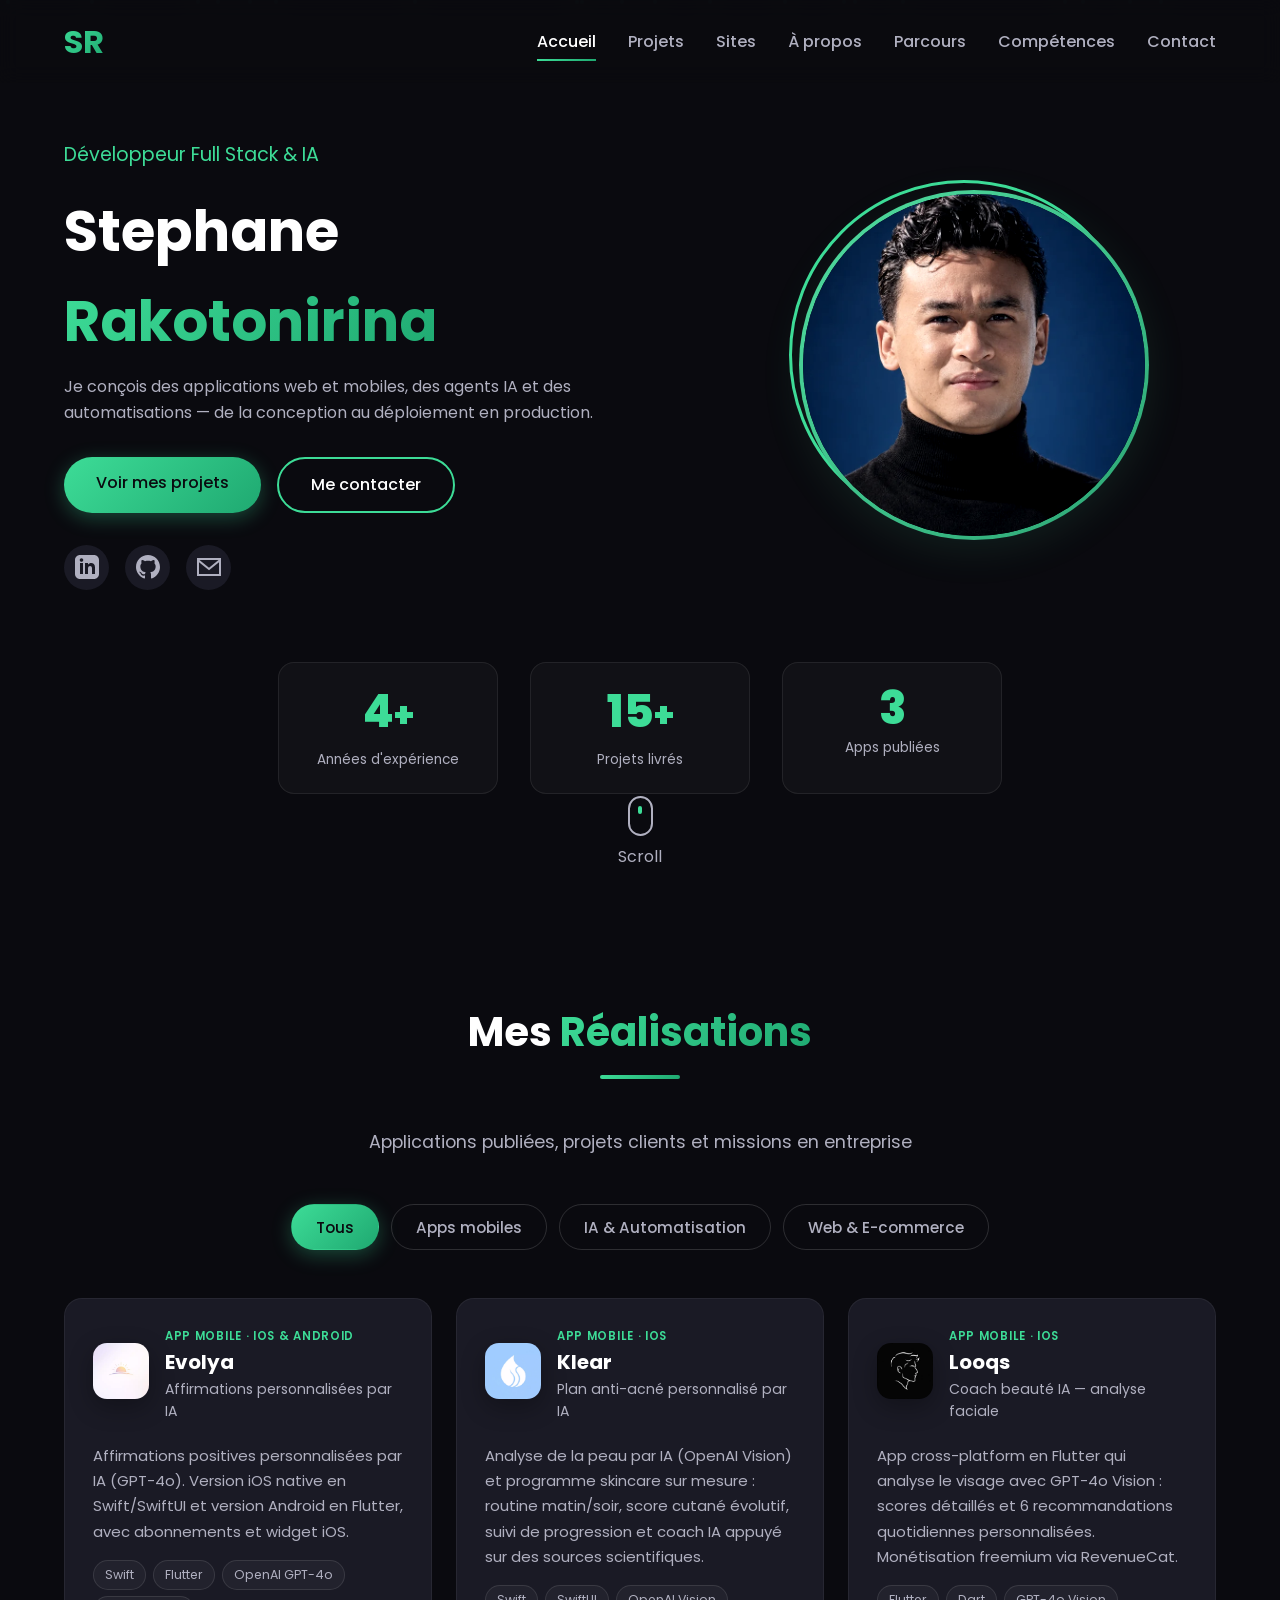
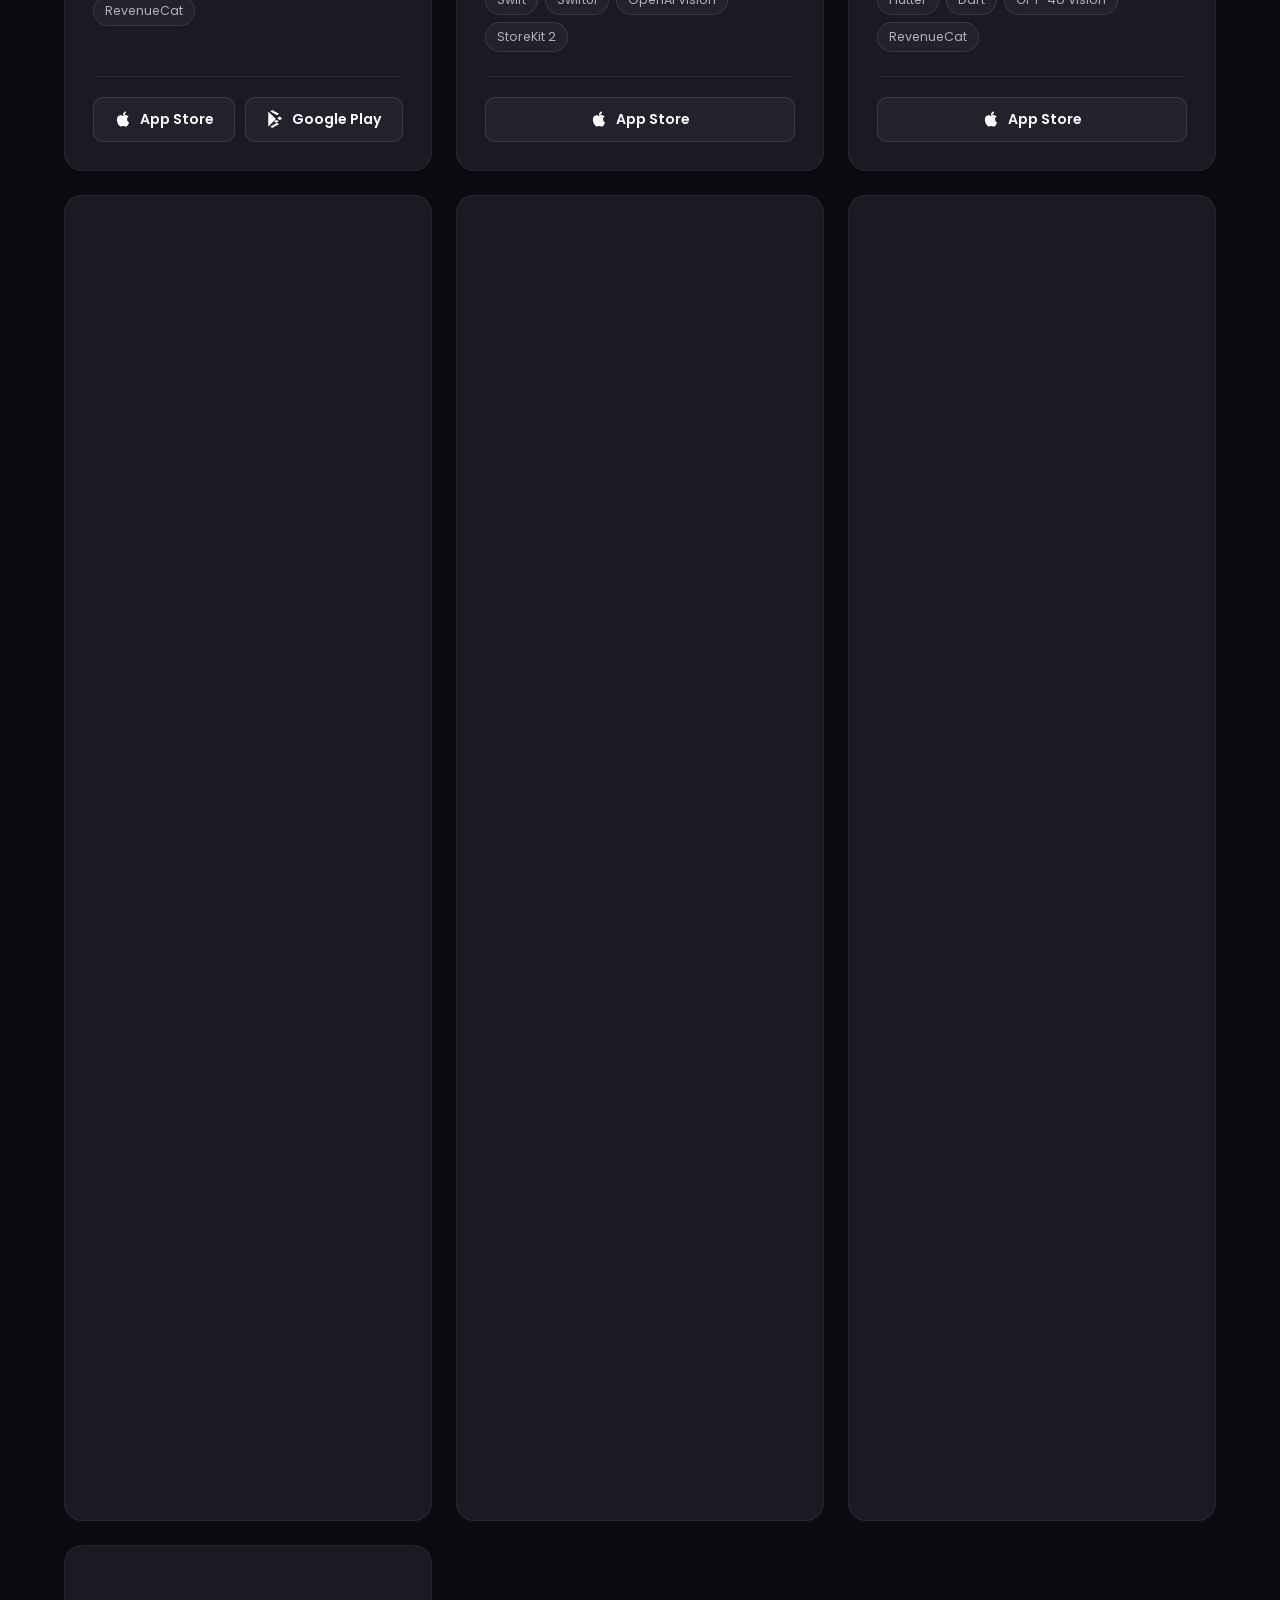
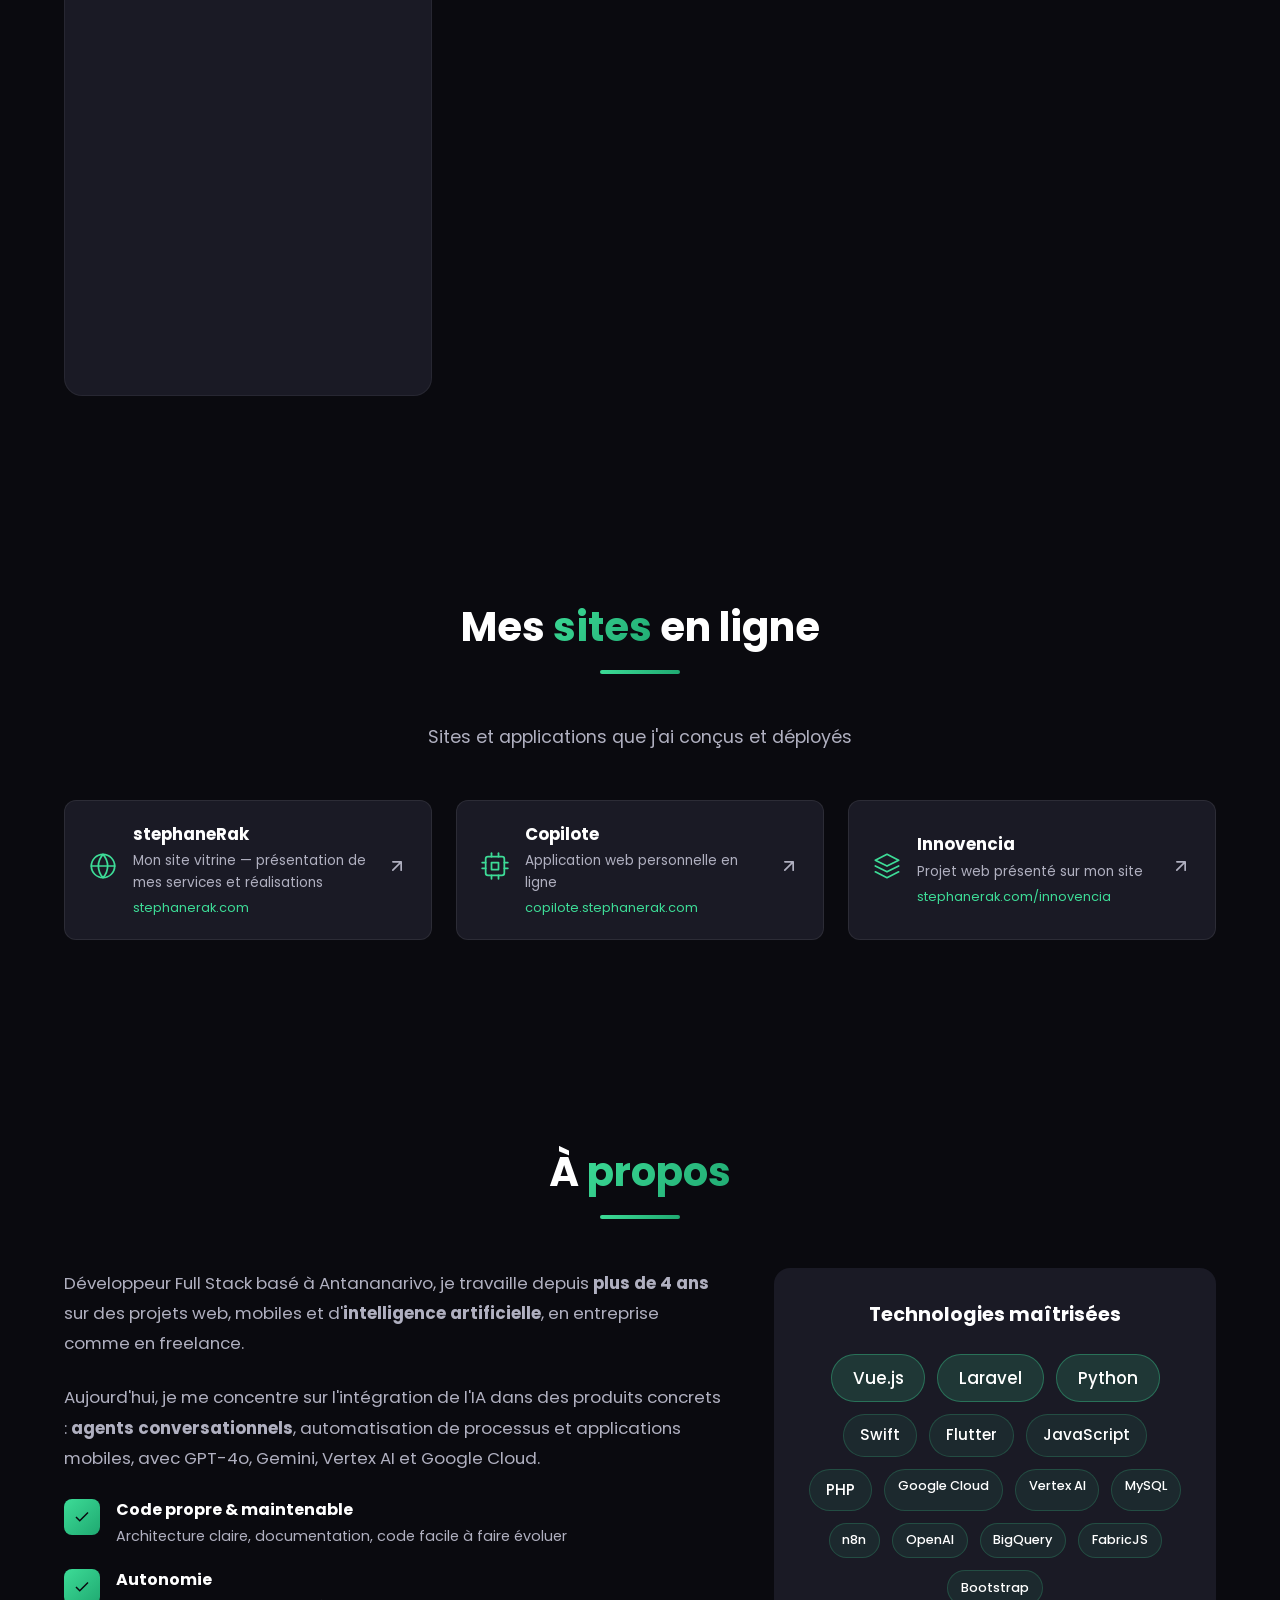
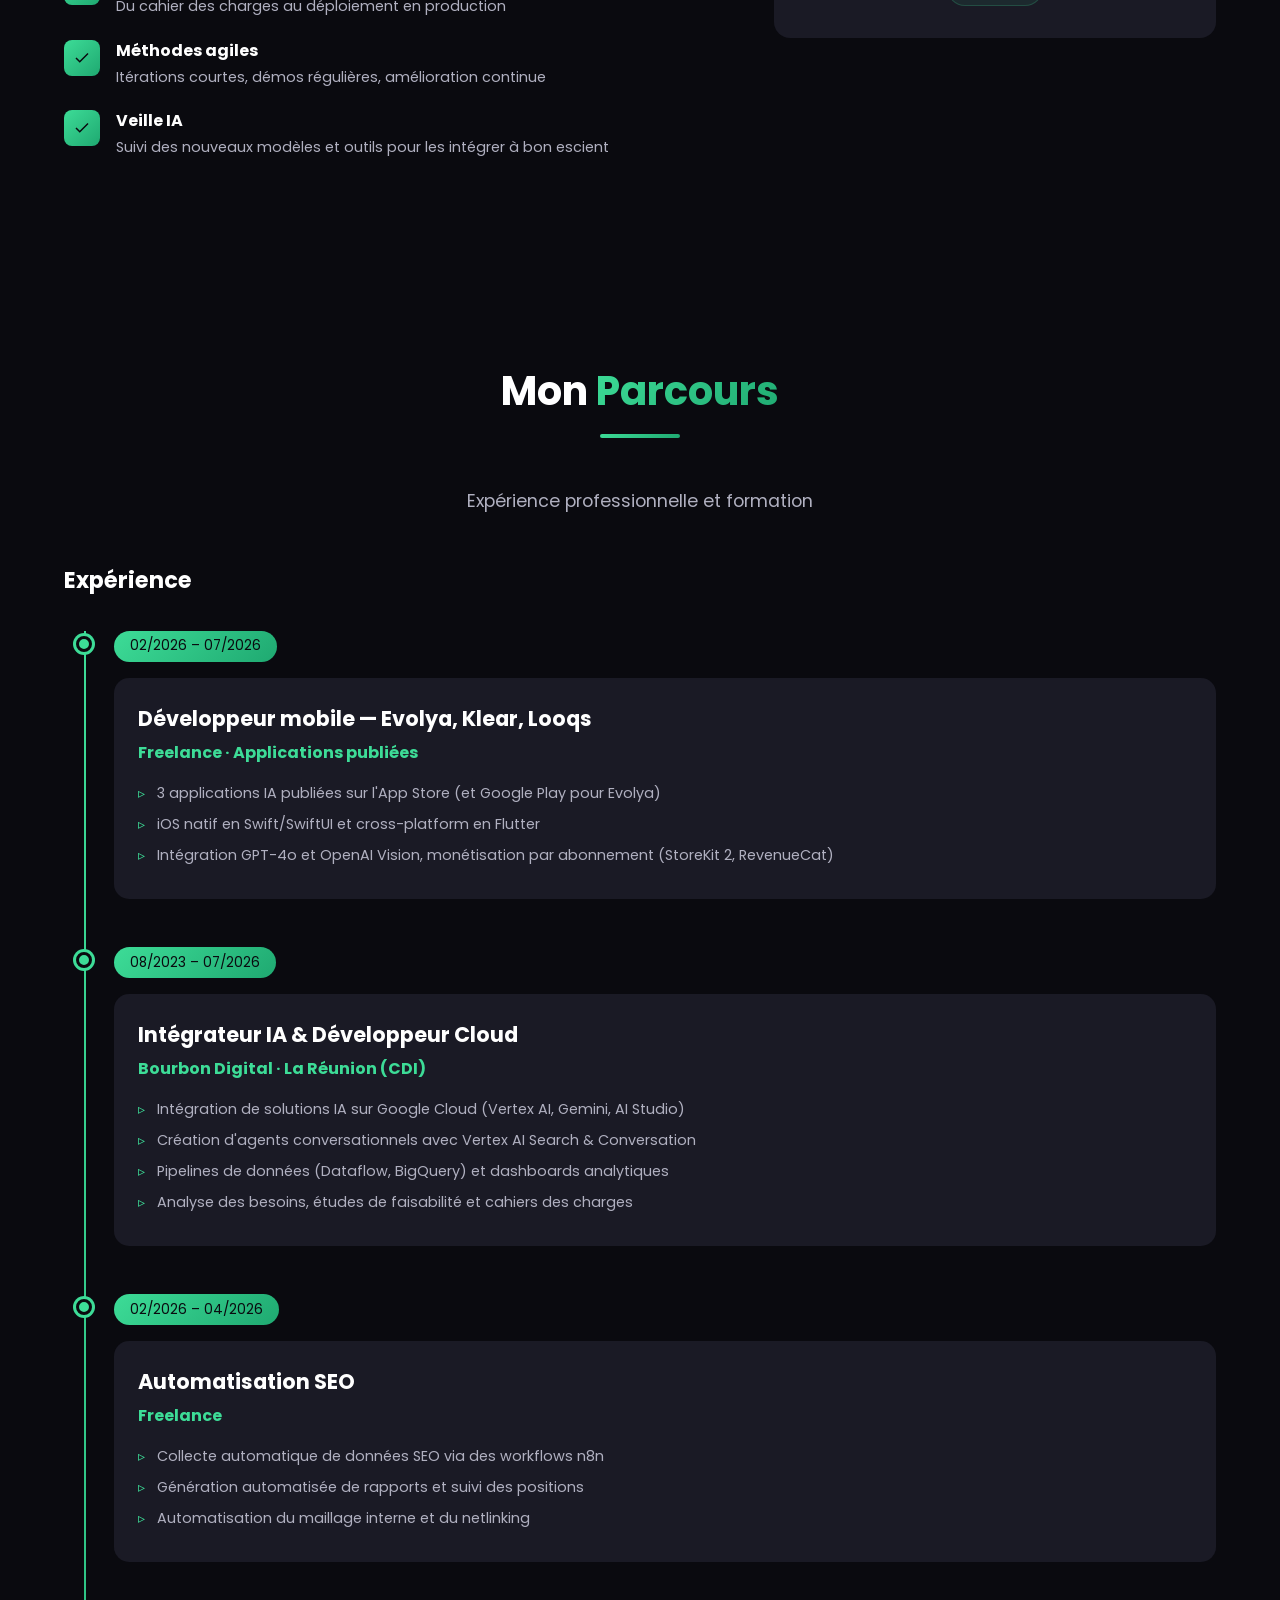
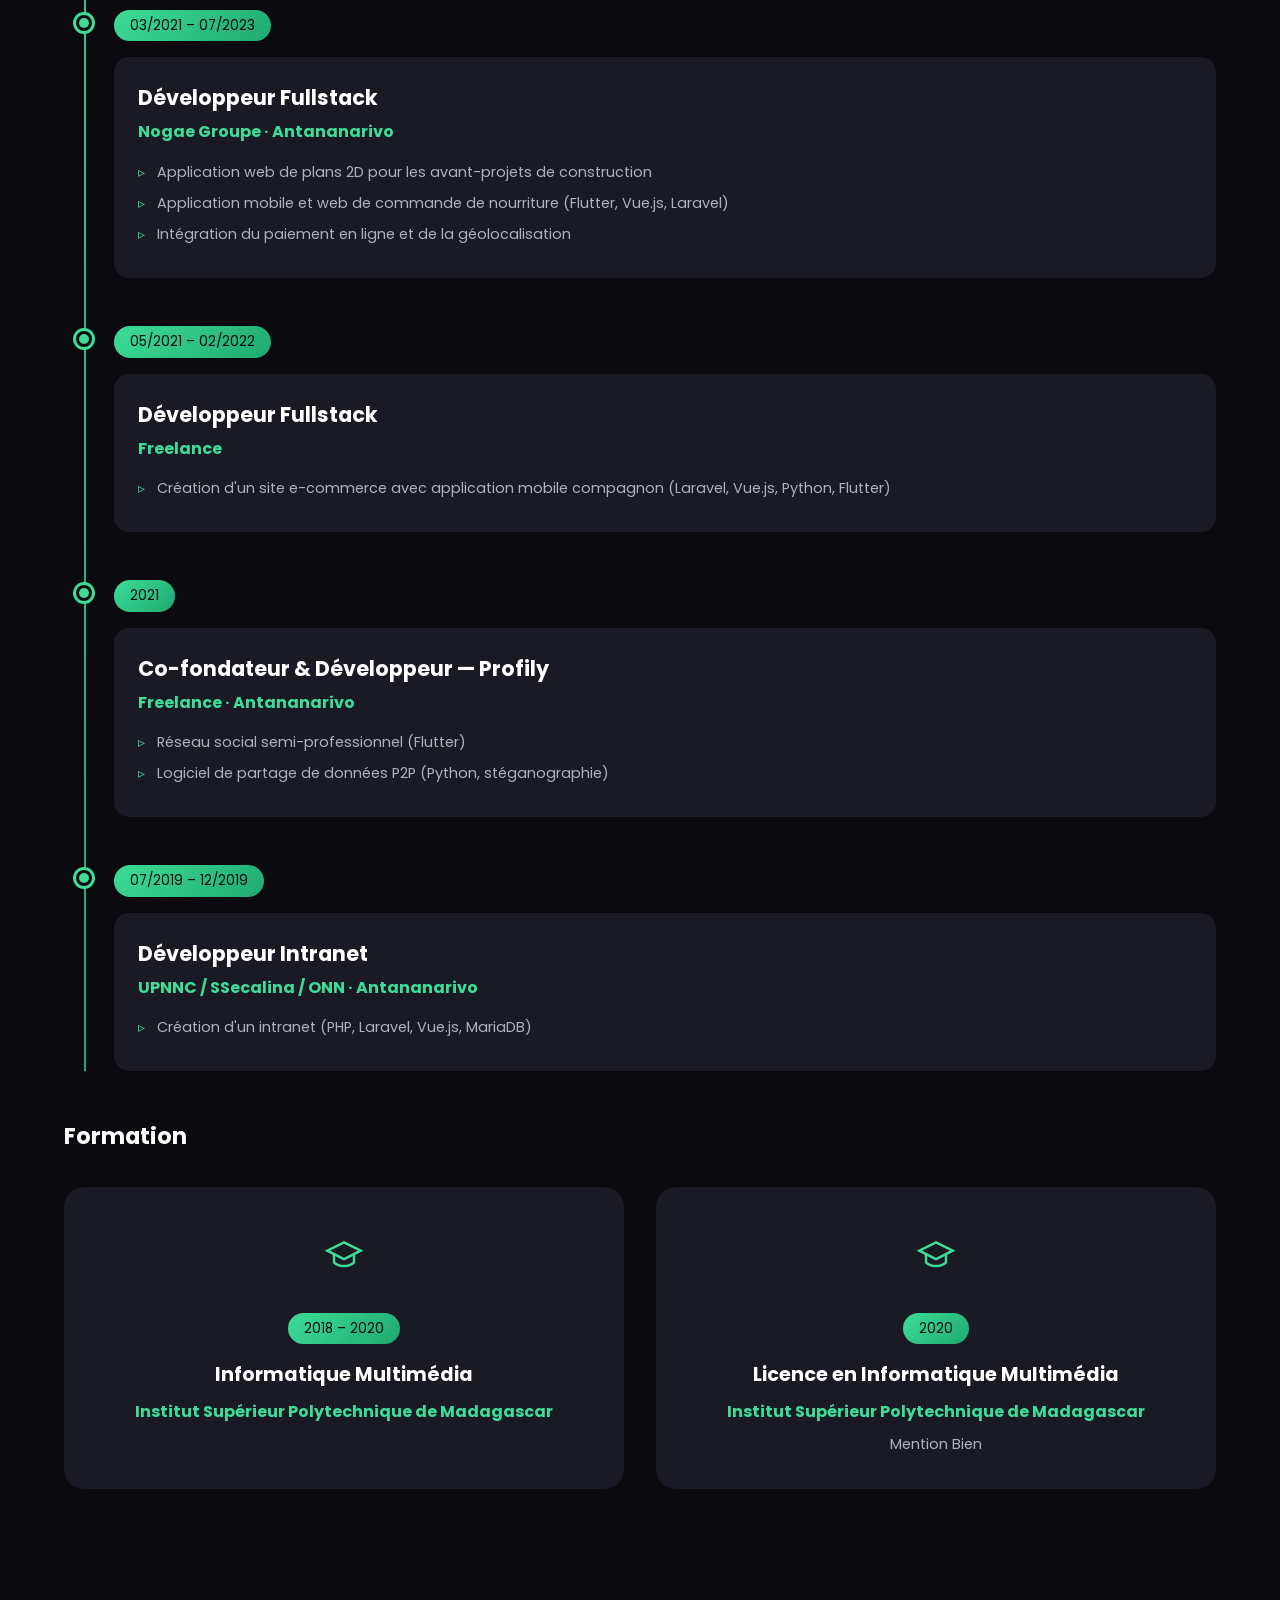
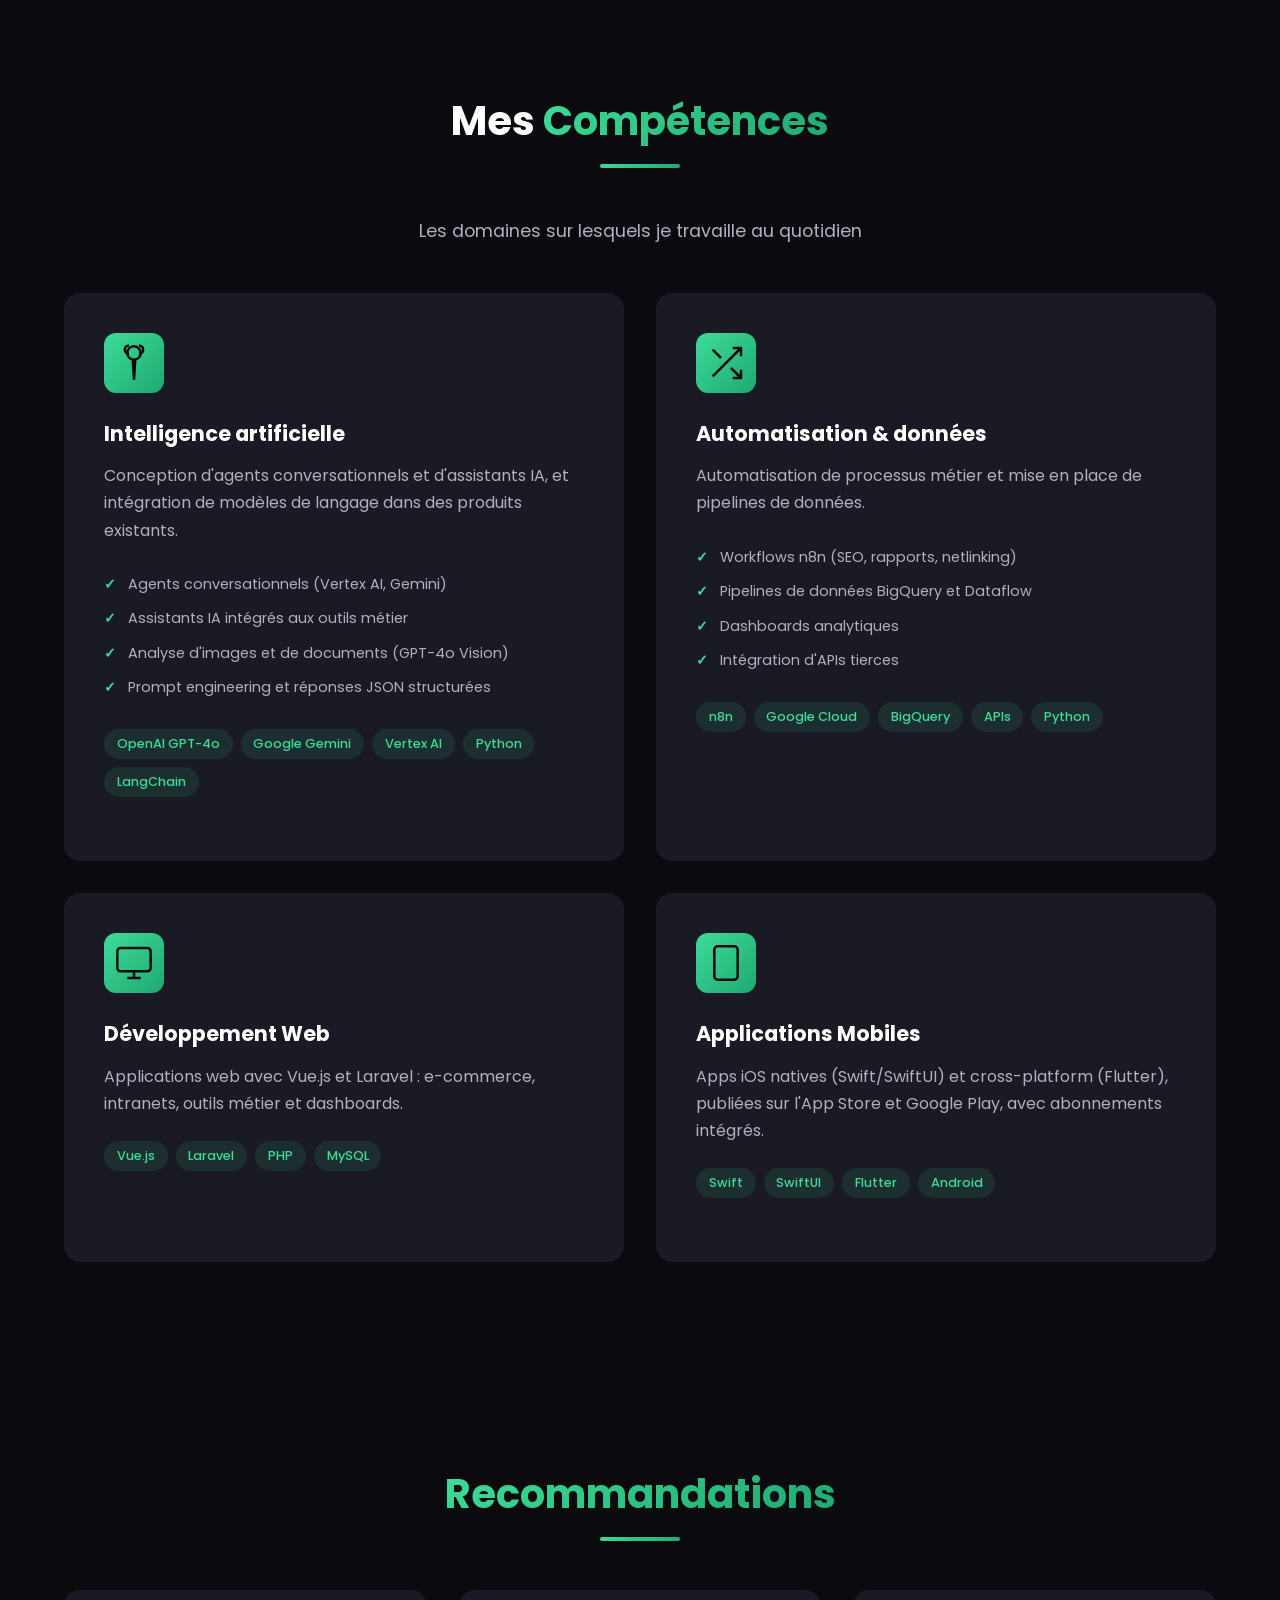
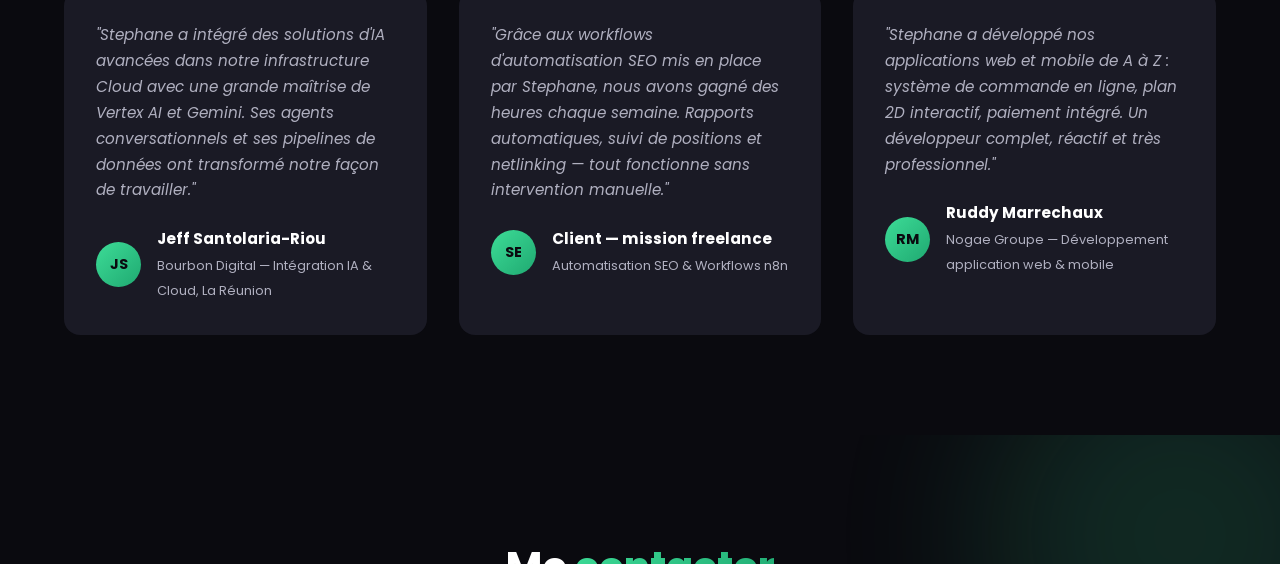
<file: index.html>
<!DOCTYPE html>
<html lang="fr">
<head>
    <meta charset="UTF-8">
    <meta name="viewport" content="width=device-width, initial-scale=1.0">
    <meta name="theme-color" content="#0a0a0f">
    
    <!-- SEO Meta Tags -->
    <title>Stephane Rakotonirina — Développeur Full Stack & IA</title>
    <meta name="description" content="Portfolio de Stephane Rakotonirina, développeur Full Stack spécialisé en IA : applications web et mobiles, agents IA et automatisation. Projets, parcours et compétences.">
    <meta name="keywords" content="Stephane RAKOTONIRINA, agent IA, création agent intelligent, automatisation, n8n, GPT-4o, Gemini, Vertex AI, développeur full stack, développeur iOS, Swift, SwiftUI, Vue.js, Laravel, Flutter, SEO automatisation, chatbot IA, Madagascar, La Réunion">
    <meta name="author" content="Stephane RAKOTONIRINA">
    <meta name="robots" content="index, follow">
    <meta name="language" content="French">
    <meta name="google-site-verification" content="RZq2CRY-pJdsNSKUpfLQfwzwVdcx6mRaTo9V1gfCCsA" />
    <link rel="canonical" href="https://stephane100.github.io/stephaneR/">
    
    <!-- Open Graph Meta Tags (Facebook, LinkedIn) -->
    <meta property="og:type" content="website">
    <meta property="og:title" content="Stephane Rakotonirina — Développeur Full Stack &amp; IA">
    <meta property="og:description" content="Applications web et mobiles, agents IA et automatisation. Découvrez mes projets et mon parcours.">
    <meta property="og:url" content="https://stephane100.github.io/stephaneR/">
    <meta property="og:image" content="https://stephane100.github.io/stephaneR/image/profil.jpeg">
    <meta property="og:locale" content="fr_FR">
    
    <!-- Twitter Card Meta Tags -->
    <meta name="twitter:card" content="summary_large_image">
    <meta name="twitter:title" content="Stephane Rakotonirina — Développeur Full Stack &amp; IA">
    <meta name="twitter:description" content="Applications web et mobiles, agents IA et automatisation. Découvrez mes projets et mon parcours.">
    <meta name="twitter:image" content="https://stephane100.github.io/stephaneR/image/profil.jpeg">
    
    <!-- Favicon -->
    <link rel="icon" type="image/svg+xml" href="favicon.svg">
    
    <link rel="stylesheet" href="style.css">
    <link rel="preconnect" href="https://fonts.googleapis.com">
    <link rel="preconnect" href="https://fonts.gstatic.com" crossorigin>
    <link rel="preload" as="image" href="image/webp/profil.webp" type="image/webp" fetchpriority="high">
    <link rel="preload" as="style" href="https://fonts.googleapis.com/css2?family=Poppins:wght@300;400;500;600;700&display=swap" onload="this.onload=null;this.rel='stylesheet'">
    <noscript><link href="https://fonts.googleapis.com/css2?family=Poppins:wght@300;400;500;600;700&display=swap" rel="stylesheet"></noscript>
</head>
<body>
    <!-- Particules animées -->
    <div id="particles"></div>

    <!-- Navigation -->
    <nav class="navbar">
        <div class="nav-logo">
            <span class="logo-text">SR</span>
        </div>
        <ul class="nav-links">
            <li><a href="#accueil" class="nav-link active">Accueil</a></li>
            <li><a href="#projets" class="nav-link">Projets</a></li>
            <li><a href="#sites" class="nav-link">Sites</a></li>
            <li><a href="#apropos" class="nav-link">À propos</a></li>
            <li><a href="#parcours" class="nav-link">Parcours</a></li>
            <li><a href="#competences" class="nav-link">Compétences</a></li>
            <li><a href="#contact" class="nav-link">Contact</a></li>
        </ul>
        <div class="hamburger">
            <span></span>
            <span></span>
            <span></span>
        </div>
    </nav>

    <!-- Section Accueil -->
    <section id="accueil" class="hero">
        <div class="hero-content">
            <div class="hero-text">
                <span class="greeting">Développeur Full Stack &amp; IA</span>
                <h1 class="name">Stephane <span class="highlight">Rakotonirina</span></h1>
                <p class="description">
                    Je conçois des applications web et mobiles, des agents IA et des automatisations — de la conception au déploiement en production.
                </p>
                <div class="hero-buttons">
                    <a href="#projets" class="btn btn-primary">Voir mes projets</a>
                    <a href="#contact" class="btn btn-secondary">Me contacter</a>
                </div>
                <div class="social-links">
                    <a href="https://www.linkedin.com/in/st%C3%A9phane-rakotonirina-680528400" target="_blank" class="social-link" aria-label="LinkedIn">
                        <svg xmlns="http://www.w3.org/2000/svg" width="24" height="24" viewBox="0 0 24 24" fill="currentColor">
                            <path d="M19 0h-14c-2.761 0-5 2.239-5 5v14c0 2.761 2.239 5 5 5h14c2.762 0 5-2.239 5-5v-14c0-2.761-2.238-5-5-5zm-11 19h-3v-11h3v11zm-1.5-12.268c-.966 0-1.75-.79-1.75-1.764s.784-1.764 1.75-1.764 1.75.79 1.75 1.764-.783 1.764-1.75 1.764zm13.5 12.268h-3v-5.604c0-3.368-4-3.113-4 0v5.604h-3v-11h3v1.765c1.396-2.586 7-2.777 7 2.476v6.759z"/>
                        </svg>
                    </a>
                    <a href="https://github.com/stephane100" target="_blank" class="social-link" aria-label="GitHub">
                        <svg xmlns="http://www.w3.org/2000/svg" width="24" height="24" viewBox="0 0 24 24" fill="currentColor">
                            <path d="M12 0c-6.626 0-12 5.373-12 12 0 5.302 3.438 9.8 8.207 11.387.599.111.793-.261.793-.577v-2.234c-3.338.726-4.033-1.416-4.033-1.416-.546-1.387-1.333-1.756-1.333-1.756-1.089-.745.083-.729.083-.729 1.205.084 1.839 1.237 1.839 1.237 1.07 1.834 2.807 1.304 3.492.997.107-.775.418-1.305.762-1.604-2.665-.305-5.467-1.334-5.467-5.931 0-1.311.469-2.381 1.236-3.221-.124-.303-.535-1.524.117-3.176 0 0 1.008-.322 3.301 1.23.957-.266 1.983-.399 3.003-.404 1.02.005 2.047.138 3.006.404 2.291-1.552 3.297-1.23 3.297-1.23.653 1.653.242 2.874.118 3.176.77.84 1.235 1.911 1.235 3.221 0 4.609-2.807 5.624-5.479 5.921.43.372.823 1.102.823 2.222v3.293c0 .319.192.694.801.576 4.765-1.589 8.199-6.086 8.199-11.386 0-6.627-5.373-12-12-12z"/>
                        </svg>
                    </a>
                    <a href="mailto:Rtstephane10@gmail.com" class="social-link" aria-label="Email">
                        <svg xmlns="http://www.w3.org/2000/svg" width="24" height="24" viewBox="0 0 24 24" fill="currentColor">
                            <path d="M0 3v18h24v-18h-24zm21.518 2l-9.518 7.713-9.518-7.713h19.036zm-19.518 14v-11.817l10 8.104 10-8.104v11.817h-20z"/>
                        </svg>
                    </a>
                </div>
            </div>
            <div class="hero-image">
                <div class="image-container">
                    <div class="image-border"></div>
                    <picture>
                        <source srcset="image/webp/profil.webp" type="image/webp">
                        <img src="image/profil.jpeg" alt="Stephane Rakotonirina, développeur Full Stack &amp; IA" class="profile-image" width="300" height="300" fetchpriority="high" decoding="async">
                    </picture>
                </div>
            </div>
        </div>
        <!-- Chiffres clés -->
        <div class="hero-stats">
            <div class="stat-item">
                <span class="stat-number" data-target="4">4</span><span class="stat-suffix">+</span>
                <span class="stat-label">Années d'expérience</span>
            </div>
            <div class="stat-item">
                <span class="stat-number" data-target="15">15</span><span class="stat-suffix">+</span>
                <span class="stat-label">Projets livrés</span>
            </div>
            <div class="stat-item">
                <span class="stat-number" data-target="3">3</span>
                <span class="stat-label">Apps publiées</span>
            </div>
        </div>
        <div class="scroll-indicator">
            <div class="mouse">
                <div class="wheel"></div>
            </div>
            <span>Scroll</span>
        </div>
    </section>

    <!-- Section Projets / Réalisations -->
    <section id="projets" class="section">
        <div class="container">
            <h2 class="section-title">Mes <span class="highlight">Réalisations</span></h2>
            <p class="section-subtitle">Applications publiées, projets clients et missions en entreprise</p>
            <div class="project-filters" role="tablist" aria-label="Filtrer les projets par catégorie">
                <button class="filter-btn active" data-filter="all" role="tab" aria-selected="true">Tous</button>
                <button class="filter-btn" data-filter="mobile" role="tab" aria-selected="false">Apps mobiles</button>
                <button class="filter-btn" data-filter="ia" role="tab" aria-selected="false">IA & Automatisation</button>
                <button class="filter-btn" data-filter="web" role="tab" aria-selected="false">Web & E-commerce</button>
            </div>
            <div class="projects-grid">

                <!-- Evolya -->
                <div class="project-card" data-project="Evolya" data-category="mobile">
                    <div class="project-compact">
                        <div class="project-header">
                            <picture>
                                <source srcset="screenShoot/webp/logo.webp" type="image/webp">
                                <img src="screenShoot/logo.png" alt="Logo Evolya" class="project-logo" width="56" height="56" loading="lazy">
                            </picture>
                            <div class="project-title-group">
                                <span class="project-type">App mobile · iOS &amp; Android</span>
                                <h3>Evolya</h3>
                                <p class="project-subtitle">Affirmations personnalisées par IA</p>
                            </div>
                        </div>
                        <div class="project-description">
                            <p>Affirmations positives personnalisées par IA (GPT-4o). Version iOS native en Swift/SwiftUI et version Android en Flutter, avec abonnements et widget iOS.</p>
                        </div>
                        <div class="tech-tags-compact">
                            <span class="tech-tag">Swift</span>
                            <span class="tech-tag">Flutter</span>
                            <span class="tech-tag">OpenAI GPT-4o</span>
                            <span class="tech-tag">RevenueCat</span>
                        </div>
                        <div class="project-actions">
                            <a href="https://apps.apple.com/us/app/Evolya/id6759454285" target="_blank" rel="noopener" class="project-action" aria-label="Evolya sur l'App Store">
                                <svg xmlns="http://www.w3.org/2000/svg" width="18" height="18" viewBox="0 0 24 24" fill="currentColor" aria-hidden="true"><path d="M18.71 19.5c-.83 1.24-1.71 2.45-3.05 2.47-1.34.03-1.77-.79-3.29-.79-1.53 0-2 .77-3.27.82-1.31.05-2.3-1.32-3.14-2.53C4.25 17 2.94 12.45 4.7 9.39c.87-1.52 2.43-2.48 4.12-2.51 1.28-.02 2.5.87 3.29.87.78 0 2.26-1.07 3.81-.91.65.03 2.47.26 3.64 1.98-.09.06-2.17 1.28-2.15 3.81.03 3.02 2.65 4.03 2.68 4.04-.03.07-.42 1.44-1.38 2.83M13 3.5c.73-.83 1.94-1.46 2.94-1.5.13 1.17-.34 2.35-1.04 3.19-.69.85-1.83 1.51-2.95 1.42-.15-1.15.41-2.35 1.05-3.11z"/></svg>
                                App Store
                            </a>
                            <a href="https://play.google.com/store/apps/details?id=app.becomelyapp.android" target="_blank" rel="noopener" class="project-action" aria-label="Evolya sur Google Play">
                                <svg xmlns="http://www.w3.org/2000/svg" width="18" height="18" viewBox="0 0 24 24" fill="currentColor" aria-hidden="true"><path d="M3 20.5V3.5c0-.42.22-.79.56-1L13.2 12 3.56 21.5c-.34-.21-.56-.58-.56-1zM14.6 13.4l2.5 1.45-3.92 2.26-2.5-2.45 3.92-1.26zM6.05 21.94l8.55-4.94L17.32 19l-9.27 4.94-2-2zM17.32 5l-2.72 2.05L6.05 2.06l2-2L17.32 5zM20.18 12.5c.43-.25.7-.7.7-1.2s-.27-.95-.7-1.2L17.85 8.55 15.2 11l2.65 2.45 2.33-.95z"/></svg>
                                Google Play
                            </a>
                        </div>
                    </div>
                </div>

                <!-- Klear -->
                <div class="project-card" data-project="Klear" data-category="mobile">
                    <div class="project-compact">
                        <div class="project-header">
                            <picture>
                                <source srcset="screenShoot/klear/webp/logo.webp" type="image/webp">
                                <img src="screenShoot/klear/logo.png" alt="Logo Klear" class="project-logo" width="56" height="56" loading="lazy">
                            </picture>
                            <div class="project-title-group">
                                <span class="project-type">App mobile · iOS</span>
                                <h3>Klear</h3>
                                <p class="project-subtitle">Plan anti-acné personnalisé par IA</p>
                            </div>
                        </div>
                        <div class="project-description">
                            <p>Analyse de la peau par IA (OpenAI Vision) et programme skincare sur mesure : routine matin/soir, score cutané évolutif, suivi de progression et coach IA appuyé sur des sources scientifiques.</p>
                        </div>
                        <div class="tech-tags-compact">
                            <span class="tech-tag">Swift</span>
                            <span class="tech-tag">SwiftUI</span>
                            <span class="tech-tag">OpenAI Vision</span>
                            <span class="tech-tag">StoreKit 2</span>
                        </div>
                        <div class="project-actions">
                            <a href="https://apps.apple.com/app/id6771456207" target="_blank" rel="noopener" class="project-action" aria-label="Klear sur l'App Store">
                                <svg xmlns="http://www.w3.org/2000/svg" width="18" height="18" viewBox="0 0 24 24" fill="currentColor" aria-hidden="true"><path d="M18.71 19.5c-.83 1.24-1.71 2.45-3.05 2.47-1.34.03-1.77-.79-3.29-.79-1.53 0-2 .77-3.27.82-1.31.05-2.3-1.32-3.14-2.53C4.25 17 2.94 12.45 4.7 9.39c.87-1.52 2.43-2.48 4.12-2.51 1.28-.02 2.5.87 3.29.87.78 0 2.26-1.07 3.81-.91.65.03 2.47.26 3.64 1.98-.09.06-2.17 1.28-2.15 3.81.03 3.02 2.65 4.03 2.68 4.04-.03.07-.42 1.44-1.38 2.83M13 3.5c.73-.83 1.94-1.46 2.94-1.5.13 1.17-.34 2.35-1.04 3.19-.69.85-1.83 1.51-2.95 1.42-.15-1.15.41-2.35 1.05-3.11z"/></svg>
                                App Store
                            </a>
                        </div>
                    </div>
                </div>

                <!-- Looqs -->
                <div class="project-card" data-project="Looqs" data-category="mobile">
                    <div class="project-compact">
                        <div class="project-header">
                            <picture>
                                <source srcset="screenShoot/looqs/webp/logo.webp" type="image/webp">
                                <img src="screenShoot/looqs/logo.png" alt="Logo Looqs" class="project-logo" width="56" height="56" loading="lazy">
                            </picture>
                            <div class="project-title-group">
                                <span class="project-type">App mobile · iOS</span>
                                <h3>Looqs</h3>
                                <p class="project-subtitle">Coach beauté IA — analyse faciale</p>
                            </div>
                        </div>
                        <div class="project-description">
                            <p>App cross-platform en Flutter qui analyse le visage avec GPT-4o Vision : scores détaillés et 6 recommandations quotidiennes personnalisées. Monétisation freemium via RevenueCat.</p>
                        </div>
                        <div class="tech-tags-compact">
                            <span class="tech-tag">Flutter</span>
                            <span class="tech-tag">Dart</span>
                            <span class="tech-tag">GPT-4o Vision</span>
                            <span class="tech-tag">RevenueCat</span>
                        </div>
                        <div class="project-actions">
                            <a href="https://apps.apple.com/fr/app/looqs/id6764111699" target="_blank" rel="noopener" class="project-action" aria-label="Looqs sur l'App Store">
                                <svg xmlns="http://www.w3.org/2000/svg" width="18" height="18" viewBox="0 0 24 24" fill="currentColor" aria-hidden="true"><path d="M18.71 19.5c-.83 1.24-1.71 2.45-3.05 2.47-1.34.03-1.77-.79-3.29-.79-1.53 0-2 .77-3.27.82-1.31.05-2.3-1.32-3.14-2.53C4.25 17 2.94 12.45 4.7 9.39c.87-1.52 2.43-2.48 4.12-2.51 1.28-.02 2.5.87 3.29.87.78 0 2.26-1.07 3.81-.91.65.03 2.47.26 3.64 1.98-.09.06-2.17 1.28-2.15 3.81.03 3.02 2.65 4.03 2.68 4.04-.03.07-.42 1.44-1.38 2.83M13 3.5c.73-.83 1.94-1.46 2.94-1.5.13 1.17-.34 2.35-1.04 3.19-.69.85-1.83 1.51-2.95 1.42-.15-1.15.41-2.35 1.05-3.11z"/></svg>
                                App Store
                            </a>
                        </div>
                    </div>
                </div>

                <!-- Automatisation SEO -->
                <div class="project-card" data-category="ia">
                    <div class="project-compact">
                        <div class="project-header">
                            <div class="project-icon-placeholder">
                                <svg xmlns="http://www.w3.org/2000/svg" width="28" height="28" viewBox="0 0 24 24" fill="none" stroke="currentColor" stroke-width="1.5" aria-hidden="true">
                                    <circle cx="11" cy="11" r="8"></circle>
                                    <line x1="21" y1="21" x2="16.65" y2="16.65"></line>
                                </svg>
                            </div>
                            <div class="project-title-group">
                                <span class="project-type">Automatisation</span>
                                <h3>Automatisation SEO</h3>
                                <p class="project-subtitle">Référencement piloté par des workflows</p>
                            </div>
                        </div>
                        <div class="project-description">
                            <p>Workflows automatisés pour la collecte de données SEO, la génération de rapports, le suivi de positions et la stratégie de netlinking — sans intervention manuelle.</p>
                        </div>
                        <p class="project-status">
                            <svg xmlns="http://www.w3.org/2000/svg" width="16" height="16" viewBox="0 0 24 24" fill="none" stroke="currentColor" stroke-width="2.5" aria-hidden="true"><polyline points="20 6 9 17 4 12"></polyline></svg>
                            En production pour plusieurs clients
                        </p>
                        <div class="tech-tags-compact">
                            <span class="tech-tag">n8n</span>
                            <span class="tech-tag">Python</span>
                            <span class="tech-tag">Google APIs</span>
                        </div>
                        <div class="project-actions">
                            <button class="btn-toggle-details">
                                <span class="toggle-text">Voir les détails</span>
                                <svg xmlns="http://www.w3.org/2000/svg" width="18" height="18" viewBox="0 0 24 24" fill="none" stroke="currentColor" stroke-width="2" aria-hidden="true"><path d="M5 12h14M12 5l7 7-7 7"/></svg>
                            </button>
                        </div>
                    </div>
                    <div class="project-details" style="display: none;">
                        <div class="project-tech-stack">
                            <h4>Stack Technique</h4>
                            <div class="tech-tags">
                                <span class="tech-tag">n8n</span>
                                <span class="tech-tag">Python</span>
                                <span class="tech-tag">Google APIs</span>
                            </div>
                        </div>
                        <div class="project-features">
                            <h4>Fonctionnalités Principales</h4>
                            <ul>
                                <li><strong>Collecte automatisée :</strong> Récupération des données SEO via les APIs Google, sans intervention manuelle</li>
                                <li><strong>Rapports automatiques :</strong> Génération et envoi de rapports périodiques aux clients</li>
                                <li><strong>Suivi de positions :</strong> Monitoring des mots-clés avec alertes sur les variations importantes</li>
                                <li><strong>Netlinking :</strong> Suivi automatisé des backlinks et de la stratégie de liens</li>
                            </ul>
                        </div>
                    </div>
                </div>

                <!-- Intégration IA & Cloud -->
                <div class="project-card" data-category="ia">
                    <div class="project-compact">
                        <div class="project-header">
                            <div class="project-icon-placeholder">
                                <svg xmlns="http://www.w3.org/2000/svg" width="28" height="28" viewBox="0 0 24 24" fill="none" stroke="currentColor" stroke-width="1.5" aria-hidden="true">
                                    <path d="M18 10h-1.26A8 8 0 1 0 9 20h9a5 5 0 0 0 0-10z"></path>
                                </svg>
                            </div>
                            <div class="project-title-group">
                                <span class="project-type">IA &amp; Cloud · Entreprise</span>
                                <h3>Intégration IA &amp; Cloud</h3>
                                <p class="project-subtitle">Bourbon Digital</p>
                            </div>
                        </div>
                        <div class="project-description">
                            <p>Intégration de solutions d'IA en entreprise : assistants intelligents, agents conversationnels, pipelines de données BigQuery et déploiement sur Google Cloud Platform.</p>
                        </div>
                        <p class="project-status">
                            <svg xmlns="http://www.w3.org/2000/svg" width="16" height="16" viewBox="0 0 24 24" fill="none" stroke="currentColor" stroke-width="2.5" aria-hidden="true"><polyline points="20 6 9 17 4 12"></polyline></svg>
                            En production chez Bourbon Digital
                        </p>
                        <div class="tech-tags-compact">
                            <span class="tech-tag">Google Cloud</span>
                            <span class="tech-tag">Vertex AI</span>
                            <span class="tech-tag">Gemini</span>
                            <span class="tech-tag">BigQuery</span>
                        </div>
                        <div class="project-actions">
                            <button class="btn-toggle-details">
                                <span class="toggle-text">Voir les détails</span>
                                <svg xmlns="http://www.w3.org/2000/svg" width="18" height="18" viewBox="0 0 24 24" fill="none" stroke="currentColor" stroke-width="2" aria-hidden="true"><path d="M5 12h14M12 5l7 7-7 7"/></svg>
                            </button>
                        </div>
                    </div>
                    <div class="project-details" style="display: none;">
                        <div class="project-tech-stack">
                            <h4>Stack Technique</h4>
                            <div class="tech-tags">
                                <span class="tech-tag">Google Cloud Platform</span>
                                <span class="tech-tag">Vertex AI</span>
                                <span class="tech-tag">Gemini</span>
                                <span class="tech-tag">BigQuery</span>
                                <span class="tech-tag">Python</span>
                            </div>
                        </div>
                        <div class="project-features">
                            <h4>Missions Réalisées</h4>
                            <ul>
                                <li><strong>Assistants intelligents :</strong> Conception et intégration d'assistants IA pour les équipes internes</li>
                                <li><strong>Agents conversationnels :</strong> Développement de chatbots basés sur Gemini et Vertex AI</li>
                                <li><strong>Pipelines de données :</strong> Mise en place de pipelines BigQuery pour l'analyse et le reporting</li>
                                <li><strong>Déploiement Cloud :</strong> Déploiement et maintenance des solutions sur Google Cloud Platform</li>
                            </ul>
                        </div>
                    </div>
                </div>

                <!-- Nogae Groupe -->
                <div class="project-card" data-category="web">
                    <div class="project-compact">
                        <div class="project-header">
                            <div class="project-icon-placeholder">
                                <svg xmlns="http://www.w3.org/2000/svg" width="28" height="28" viewBox="0 0 24 24" fill="none" stroke="currentColor" stroke-width="1.5" aria-hidden="true">
                                    <path d="M6 2L3 6v14a2 2 0 0 0 2 2h14a2 2 0 0 0 2-2V6l-3-4z"></path>
                                    <line x1="3" y1="6" x2="21" y2="6"></line>
                                    <path d="M16 10a4 4 0 0 1-8 0"></path>
                                </svg>
                            </div>
                            <div class="project-title-group">
                                <span class="project-type">Web &amp; Mobile · Client</span>
                                <h3>App de commande &amp; Plan 2D</h3>
                                <p class="project-subtitle">Nogae Groupe</p>
                            </div>
                        </div>
                        <div class="project-description">
                            <p>Application de commande de nourriture (mobile + web) avec paiement en ligne et géolocalisation, et application web de plans 2D pour les avant-projets de construction.</p>
                        </div>
                        <p class="project-status">
                            <svg xmlns="http://www.w3.org/2000/svg" width="16" height="16" viewBox="0 0 24 24" fill="none" stroke="currentColor" stroke-width="2.5" aria-hidden="true"><polyline points="20 6 9 17 4 12"></polyline></svg>
                            2 applications livrées
                        </p>
                        <div class="tech-tags-compact">
                            <span class="tech-tag">Flutter</span>
                            <span class="tech-tag">Vue.js</span>
                            <span class="tech-tag">Laravel</span>
                        </div>
                        <div class="project-actions">
                            <button class="btn-toggle-details">
                                <span class="toggle-text">Voir les détails</span>
                                <svg xmlns="http://www.w3.org/2000/svg" width="18" height="18" viewBox="0 0 24 24" fill="none" stroke="currentColor" stroke-width="2" aria-hidden="true"><path d="M5 12h14M12 5l7 7-7 7"/></svg>
                            </button>
                        </div>
                    </div>
                    <div class="project-details" style="display: none;">
                        <div class="project-tech-stack">
                            <h4>Stack Technique</h4>
                            <div class="tech-tags">
                                <span class="tech-tag">Flutter</span>
                                <span class="tech-tag">Vue.js</span>
                                <span class="tech-tag">Laravel</span>
                                <span class="tech-tag">MySQL</span>
                            </div>
                        </div>
                        <div class="project-features">
                            <h4>Fonctionnalités Principales</h4>
                            <ul>
                                <li><strong>App de commande :</strong> Application mobile Flutter et web avec parcours de commande complet</li>
                                <li><strong>Paiement en ligne :</strong> Intégration du paiement sécurisé dans le parcours client</li>
                                <li><strong>Géolocalisation :</strong> Suivi et localisation intégrés à l'application</li>
                                <li><strong>Plans 2D :</strong> Application web de réalisation de plans 2D pour les avant-projets de construction</li>
                            </ul>
                        </div>
                    </div>
                </div>

                <!-- E-commerce Tampons -->
                <div class="project-card" data-category="web">
                    <div class="project-compact">
                        <div class="project-header">
                            <div class="project-icon-placeholder">
                                <svg xmlns="http://www.w3.org/2000/svg" width="28" height="28" viewBox="0 0 24 24" fill="none" stroke="currentColor" stroke-width="1.5" aria-hidden="true">
                                    <circle cx="9" cy="21" r="1"></circle>
                                    <circle cx="20" cy="21" r="1"></circle>
                                    <path d="M1 1h4l2.68 13.39a2 2 0 0 0 2 1.61h9.72a2 2 0 0 0 2-1.61L23 6H6"></path>
                                </svg>
                            </div>
                            <div class="project-title-group">
                                <span class="project-type">E-commerce · Client</span>
                                <h3>E-commerce Tampons</h3>
                                <p class="project-subtitle">Boutique en ligne + app mobile</p>
                            </div>
                        </div>
                        <div class="project-description">
                            <p>Plateforme e-commerce complète avec back-office, gestion des commandes et application mobile compagnon pour iOS et Android.</p>
                        </div>
                        <p class="project-status">
                            <svg xmlns="http://www.w3.org/2000/svg" width="16" height="16" viewBox="0 0 24 24" fill="none" stroke="currentColor" stroke-width="2.5" aria-hidden="true"><polyline points="20 6 9 17 4 12"></polyline></svg>
                            Web + app mobile livrés
                        </p>
                        <div class="tech-tags-compact">
                            <span class="tech-tag">Laravel</span>
                            <span class="tech-tag">Vue.js</span>
                            <span class="tech-tag">Flutter</span>
                        </div>
                        <div class="project-actions">
                            <button class="btn-toggle-details">
                                <span class="toggle-text">Voir les détails</span>
                                <svg xmlns="http://www.w3.org/2000/svg" width="18" height="18" viewBox="0 0 24 24" fill="none" stroke="currentColor" stroke-width="2" aria-hidden="true"><path d="M5 12h14M12 5l7 7-7 7"/></svg>
                            </button>
                        </div>
                    </div>
                    <div class="project-details" style="display: none;">
                        <div class="project-tech-stack">
                            <h4>Stack Technique</h4>
                            <div class="tech-tags">
                                <span class="tech-tag">Laravel</span>
                                <span class="tech-tag">Vue.js</span>
                                <span class="tech-tag">Flutter</span>
                                <span class="tech-tag">MySQL</span>
                            </div>
                        </div>
                        <div class="project-features">
                            <h4>Fonctionnalités Principales</h4>
                            <ul>
                                <li><strong>Boutique en ligne :</strong> Catalogue produits, panier et tunnel de commande complet</li>
                                <li><strong>Back-office :</strong> Administration des produits, des stocks et des commandes</li>
                                <li><strong>Gestion des commandes :</strong> Suivi des commandes de la validation à la livraison</li>
                                <li><strong>App mobile compagnon :</strong> Application Flutter iOS/Android connectée à la boutique</li>
                            </ul>
                        </div>
                    </div>
                </div>

            </div>

        </div>
    </section>

    <!-- Section Sites & Réalisations perso -->
    <section id="sites" class="section">
        <div class="container">
            <h2 class="section-title">Mes <span class="highlight">sites</span> en ligne</h2>
            <p class="section-subtitle">Sites et applications que j'ai conçus et déployés</p>
            <div class="sites-grid">
                <a href="https://stephanerak.com" target="_blank" rel="noopener" class="site-card">
                    <div class="site-icon">
                        <svg xmlns="http://www.w3.org/2000/svg" width="28" height="28" viewBox="0 0 24 24" fill="none" stroke="currentColor" stroke-width="1.5" stroke-linecap="round" stroke-linejoin="round">
                            <circle cx="12" cy="12" r="10"></circle>
                            <line x1="2" y1="12" x2="22" y2="12"></line>
                            <path d="M12 2a15.3 15.3 0 0 1 4 10 15.3 15.3 0 0 1-4 10 15.3 15.3 0 0 1-4-10 15.3 15.3 0 0 1 4-10z"></path>
                        </svg>
                    </div>
                    <div class="site-info">
                        <h3>stephaneRak</h3>
                        <p>Mon site vitrine — présentation de mes services et réalisations</p>
                        <span class="site-url">stephanerak.com</span>
                    </div>
                    <div class="site-arrow">
                        <svg xmlns="http://www.w3.org/2000/svg" width="20" height="20" viewBox="0 0 24 24" fill="none" stroke="currentColor" stroke-width="2" stroke-linecap="round" stroke-linejoin="round">
                            <path d="M7 17L17 7M7 7h10v10"/>
                        </svg>
                    </div>
                </a>
                <a href="https://copilote.stephanerak.com" target="_blank" rel="noopener" class="site-card">
                    <div class="site-icon">
                        <svg xmlns="http://www.w3.org/2000/svg" width="28" height="28" viewBox="0 0 24 24" fill="none" stroke="currentColor" stroke-width="1.5" stroke-linecap="round" stroke-linejoin="round">
                            <rect x="4" y="4" width="16" height="16" rx="2" ry="2"></rect>
                            <rect x="9" y="9" width="6" height="6"></rect>
                            <line x1="9" y1="1" x2="9" y2="4"></line>
                            <line x1="15" y1="1" x2="15" y2="4"></line>
                            <line x1="9" y1="20" x2="9" y2="23"></line>
                            <line x1="15" y1="20" x2="15" y2="23"></line>
                            <line x1="20" y1="9" x2="23" y2="9"></line>
                            <line x1="20" y1="14" x2="23" y2="14"></line>
                            <line x1="1" y1="9" x2="4" y2="9"></line>
                            <line x1="1" y1="14" x2="4" y2="14"></line>
                        </svg>
                    </div>
                    <div class="site-info">
                        <h3>Copilote</h3>
                        <p>Application web personnelle en ligne</p>
                        <span class="site-url">copilote.stephanerak.com</span>
                    </div>
                    <div class="site-arrow">
                        <svg xmlns="http://www.w3.org/2000/svg" width="20" height="20" viewBox="0 0 24 24" fill="none" stroke="currentColor" stroke-width="2" stroke-linecap="round" stroke-linejoin="round">
                            <path d="M7 17L17 7M7 7h10v10"/>
                        </svg>
                    </div>
                </a>
                <a href="https://stephanerak.com/innovencia" target="_blank" rel="noopener" class="site-card">
                    <div class="site-icon">
                        <svg xmlns="http://www.w3.org/2000/svg" width="28" height="28" viewBox="0 0 24 24" fill="none" stroke="currentColor" stroke-width="1.5" stroke-linecap="round" stroke-linejoin="round">
                            <polygon points="12 2 2 7 12 12 22 7 12 2"></polygon>
                            <polyline points="2 17 12 22 22 17"></polyline>
                            <polyline points="2 12 12 17 22 12"></polyline>
                        </svg>
                    </div>
                    <div class="site-info">
                        <h3>Innovencia</h3>
                        <p>Projet web présenté sur mon site</p>
                        <span class="site-url">stephanerak.com/innovencia</span>
                    </div>
                    <div class="site-arrow">
                        <svg xmlns="http://www.w3.org/2000/svg" width="20" height="20" viewBox="0 0 24 24" fill="none" stroke="currentColor" stroke-width="2" stroke-linecap="round" stroke-linejoin="round">
                            <path d="M7 17L17 7M7 7h10v10"/>
                        </svg>
                    </div>
                </a>
            </div>
        </div>
    </section>

    <!-- Section À propos -->
    <section id="apropos" class="section">
        <div class="container">
            <h2 class="section-title">À <span class="highlight">propos</span></h2>
            <div class="about-content">
                <div class="about-text">
                    <p>
                        Développeur Full Stack basé à Antananarivo, je travaille depuis <strong>plus de 4 ans</strong> sur des projets web, mobiles et d'<strong>intelligence artificielle</strong>, en entreprise comme en freelance.
                    </p>
                    <p>
                        Aujourd'hui, je me concentre sur l'intégration de l'IA dans des produits concrets : <strong>agents conversationnels</strong>, automatisation de processus et applications mobiles, avec GPT-4o, Gemini, Vertex AI et Google Cloud.
                    </p>
                    <div class="about-values">
                        <div class="value-item">
                            <div class="value-icon">
                                <svg xmlns="http://www.w3.org/2000/svg" width="24" height="24" viewBox="0 0 24 24" fill="none" stroke="currentColor" stroke-width="2"><polyline points="20 6 9 17 4 12"></polyline></svg>
                            </div>
                            <div>
                                <strong>Code propre &amp; maintenable</strong>
                                <p>Architecture claire, documentation, code facile à faire évoluer</p>
                            </div>
                        </div>
                        <div class="value-item">
                            <div class="value-icon">
                                <svg xmlns="http://www.w3.org/2000/svg" width="24" height="24" viewBox="0 0 24 24" fill="none" stroke="currentColor" stroke-width="2"><polyline points="20 6 9 17 4 12"></polyline></svg>
                            </div>
                            <div>
                                <strong>Autonomie</strong>
                                <p>Du cahier des charges au déploiement en production</p>
                            </div>
                        </div>
                        <div class="value-item">
                            <div class="value-icon">
                                <svg xmlns="http://www.w3.org/2000/svg" width="24" height="24" viewBox="0 0 24 24" fill="none" stroke="currentColor" stroke-width="2"><polyline points="20 6 9 17 4 12"></polyline></svg>
                            </div>
                            <div>
                                <strong>Méthodes agiles</strong>
                                <p>Itérations courtes, démos régulières, amélioration continue</p>
                            </div>
                        </div>
                        <div class="value-item">
                            <div class="value-icon">
                                <svg xmlns="http://www.w3.org/2000/svg" width="24" height="24" viewBox="0 0 24 24" fill="none" stroke="currentColor" stroke-width="2"><polyline points="20 6 9 17 4 12"></polyline></svg>
                            </div>
                            <div>
                                <strong>Veille IA</strong>
                                <p>Suivi des nouveaux modèles et outils pour les intégrer à bon escient</p>
                            </div>
                        </div>
                    </div>
                </div>
                <div class="about-tech">
                    <h3>Technologies maîtrisées</h3>
                    <div class="tech-cloud">
                        <span class="tech-cloud-item large">Vue.js</span>
                        <span class="tech-cloud-item large">Laravel</span>
                        <span class="tech-cloud-item large">Python</span>
                        <span class="tech-cloud-item medium">Swift</span>
                        <span class="tech-cloud-item medium">Flutter</span>
                        <span class="tech-cloud-item medium">JavaScript</span>
                        <span class="tech-cloud-item medium">PHP</span>
                        <span class="tech-cloud-item small">Google Cloud</span>
                        <span class="tech-cloud-item small">Vertex AI</span>
                        <span class="tech-cloud-item small">MySQL</span>
                        <span class="tech-cloud-item small">n8n</span>
                        <span class="tech-cloud-item small">OpenAI</span>
                        <span class="tech-cloud-item small">BigQuery</span>
                        <span class="tech-cloud-item small">FabricJS</span>
                        <span class="tech-cloud-item small">Bootstrap</span>
                    </div>
                </div>
            </div>
        </div>
    </section>

    <!-- Section Parcours -->
    <section id="parcours" class="section">
        <div class="container">
            <h2 class="section-title">Mon <span class="highlight">Parcours</span></h2>
            <p class="section-subtitle">Expérience professionnelle et formation</p>
            <h3 class="parcours-subtitle">Expérience</h3>
            <div class="timeline">
                <div class="timeline-item">
                    <div class="timeline-dot"></div>
                    <div class="timeline-date">02/2026 – 07/2026</div>
                    <div class="timeline-content">
                        <h3>Développeur mobile — Evolya, Klear, Looqs</h3>
                        <h4>Freelance · Applications publiées</h4>
                        <ul>
                            <li>3 applications IA publiées sur l'App Store (et Google Play pour Evolya)</li>
                            <li>iOS natif en Swift/SwiftUI et cross-platform en Flutter</li>
                            <li>Intégration GPT-4o et OpenAI Vision, monétisation par abonnement (StoreKit 2, RevenueCat)</li>
                        </ul>
                    </div>
                </div>
                <div class="timeline-item">
                    <div class="timeline-dot"></div>
                    <div class="timeline-date">08/2023 – 07/2026</div>
                    <div class="timeline-content">
                        <h3>Intégrateur IA &amp; Développeur Cloud</h3>
                        <h4>Bourbon Digital · La Réunion (CDI)</h4>
                        <ul>
                            <li>Intégration de solutions IA sur Google Cloud (Vertex AI, Gemini, AI Studio)</li>
                            <li>Création d'agents conversationnels avec Vertex AI Search &amp; Conversation</li>
                            <li>Pipelines de données (Dataflow, BigQuery) et dashboards analytiques</li>
                            <li>Analyse des besoins, études de faisabilité et cahiers des charges</li>
                        </ul>
                    </div>
                </div>
                <div class="timeline-item">
                    <div class="timeline-dot"></div>
                    <div class="timeline-date">02/2026 – 04/2026</div>
                    <div class="timeline-content">
                        <h3>Automatisation SEO</h3>
                        <h4>Freelance</h4>
                        <ul>
                            <li>Collecte automatique de données SEO via des workflows n8n</li>
                            <li>Génération automatisée de rapports et suivi des positions</li>
                            <li>Automatisation du maillage interne et du netlinking</li>
                        </ul>
                    </div>
                </div>
                <div class="timeline-item">
                    <div class="timeline-dot"></div>
                    <div class="timeline-date">03/2021 – 07/2023</div>
                    <div class="timeline-content">
                        <h3>Développeur Fullstack</h3>
                        <h4>Nogae Groupe · Antananarivo</h4>
                        <ul>
                            <li>Application web de plans 2D pour les avant-projets de construction</li>
                            <li>Application mobile et web de commande de nourriture (Flutter, Vue.js, Laravel)</li>
                            <li>Intégration du paiement en ligne et de la géolocalisation</li>
                        </ul>
                    </div>
                </div>
                <div class="timeline-item">
                    <div class="timeline-dot"></div>
                    <div class="timeline-date">05/2021 – 02/2022</div>
                    <div class="timeline-content">
                        <h3>Développeur Fullstack</h3>
                        <h4>Freelance</h4>
                        <ul>
                            <li>Création d'un site e-commerce avec application mobile compagnon (Laravel, Vue.js, Python, Flutter)</li>
                        </ul>
                    </div>
                </div>
                <div class="timeline-item">
                    <div class="timeline-dot"></div>
                    <div class="timeline-date">2021</div>
                    <div class="timeline-content">
                        <h3>Co-fondateur &amp; Développeur — Profily</h3>
                        <h4>Freelance · Antananarivo</h4>
                        <ul>
                            <li>Réseau social semi-professionnel (Flutter)</li>
                            <li>Logiciel de partage de données P2P (Python, stéganographie)</li>
                        </ul>
                    </div>
                </div>
                <div class="timeline-item">
                    <div class="timeline-dot"></div>
                    <div class="timeline-date">07/2019 – 12/2019</div>
                    <div class="timeline-content">
                        <h3>Développeur Intranet</h3>
                        <h4>UPNNC / SSecalina / ONN · Antananarivo</h4>
                        <ul>
                            <li>Création d'un intranet (PHP, Laravel, Vue.js, MariaDB)</li>
                        </ul>
                    </div>
                </div>
            </div>
            <h3 class="parcours-subtitle">Formation</h3>
            <div class="education-grid">
                <div class="education-card">
                    <div class="education-icon"><svg xmlns="http://www.w3.org/2000/svg" width="40" height="40" viewBox="0 0 24 24" fill="none" stroke="currentColor" stroke-width="1.5" aria-hidden="true"><path d="M22 10L12 5 2 10l10 5 10-5z"></path><path d="M6 12v5c3 3 9 3 12 0v-5"></path></svg></div>
                    <div class="education-date">2018 – 2020</div>
                    <h3>Informatique Multimédia</h3>
                    <h4>Institut Supérieur Polytechnique de Madagascar</h4>
                </div>
                <div class="education-card">
                    <div class="education-icon"><svg xmlns="http://www.w3.org/2000/svg" width="40" height="40" viewBox="0 0 24 24" fill="none" stroke="currentColor" stroke-width="1.5" aria-hidden="true"><path d="M22 10L12 5 2 10l10 5 10-5z"></path><path d="M6 12v5c3 3 9 3 12 0v-5"></path></svg></div>
                    <div class="education-date">2020</div>
                    <h3>Licence en Informatique Multimédia</h3>
                    <h4>Institut Supérieur Polytechnique de Madagascar</h4>
                    <p>Mention Bien</p>
                </div>
            </div>
        </div>
    </section>

    <!-- Section Compétences -->
    <section id="competences" class="section">
        <div class="container">
            <h2 class="section-title">Mes <span class="highlight">Compétences</span></h2>
            <p class="section-subtitle">Les domaines sur lesquels je travaille au quotidien</p>
            <div class="services-grid">
                <!-- IA -->
                <div class="service-card">
                    <div class="service-icon">
                        <svg xmlns="http://www.w3.org/2000/svg" width="40" height="40" viewBox="0 0 24 24" fill="none" stroke="currentColor" stroke-width="1.5">
                            <path d="M12 2a4 4 0 0 1 4 4c0 1.95-1.4 3.58-3.25 3.93L12 22l-.75-12.07A4.001 4.001 0 0 1 12 2z"></path>
                            <path d="M9 6.5a2.5 2.5 0 1 1 0-5"></path>
                            <path d="M15 6.5a2.5 2.5 0 1 0 0-5"></path>
                        </svg>
                    </div>
                    <h3>Intelligence artificielle</h3>
                    <p>Conception d'agents conversationnels et d'assistants IA, et intégration de modèles de langage dans des produits existants.</p>
                    <ul class="service-features">
                        <li>Agents conversationnels (Vertex AI, Gemini)</li>
                        <li>Assistants IA intégrés aux outils métier</li>
                        <li>Analyse d'images et de documents (GPT-4o Vision)</li>
                        <li>Prompt engineering et réponses JSON structurées</li>
                    </ul>
                    <div class="service-tags">
                        <span>OpenAI GPT-4o</span>
                        <span>Google Gemini</span>
                        <span>Vertex AI</span>
                        <span>Python</span>
                        <span>LangChain</span>
                    </div>
                </div>
                <!-- Automatisation -->
                <div class="service-card">
                    <div class="service-icon">
                        <svg xmlns="http://www.w3.org/2000/svg" width="40" height="40" viewBox="0 0 24 24" fill="none" stroke="currentColor" stroke-width="1.5">
                            <polyline points="16 3 21 3 21 8"></polyline>
                            <line x1="4" y1="20" x2="21" y2="3"></line>
                            <polyline points="21 16 21 21 16 21"></polyline>
                            <line x1="15" y1="15" x2="21" y2="21"></line>
                            <line x1="4" y1="4" x2="9" y2="9"></line>
                        </svg>
                    </div>
                    <h3>Automatisation &amp; données</h3>
                    <p>Automatisation de processus métier et mise en place de pipelines de données.</p>
                    <ul class="service-features">
                        <li>Workflows n8n (SEO, rapports, netlinking)</li>
                        <li>Pipelines de données BigQuery et Dataflow</li>
                        <li>Dashboards analytiques</li>
                        <li>Intégration d'APIs tierces</li>
                    </ul>
                    <div class="service-tags">
                        <span>n8n</span>
                        <span>Google Cloud</span>
                        <span>BigQuery</span>
                        <span>APIs</span>
                        <span>Python</span>
                    </div>
                </div>
                <!-- Web -->
                <div class="service-card">
                    <div class="service-icon">
                        <svg xmlns="http://www.w3.org/2000/svg" width="40" height="40" viewBox="0 0 24 24" fill="none" stroke="currentColor" stroke-width="1.5">
                            <rect x="2" y="3" width="20" height="14" rx="2" ry="2"></rect>
                            <line x1="8" y1="21" x2="16" y2="21"></line>
                            <line x1="12" y1="17" x2="12" y2="21"></line>
                        </svg>
                    </div>
                    <h3>Développement Web</h3>
                    <p>Applications web avec Vue.js et Laravel : e-commerce, intranets, outils métier et dashboards.</p>
                    <div class="service-tags">
                        <span>Vue.js</span>
                        <span>Laravel</span>
                        <span>PHP</span>
                        <span>MySQL</span>
                    </div>
                </div>
                <!-- Mobile -->
                <div class="service-card">
                    <div class="service-icon">
                        <svg xmlns="http://www.w3.org/2000/svg" width="40" height="40" viewBox="0 0 24 24" fill="none" stroke="currentColor" stroke-width="1.5">
                            <rect x="5" y="2" width="14" height="20" rx="2" ry="2"></rect>
                            <line x1="12" y1="18" x2="12.01" y2="18"></line>
                        </svg>
                    </div>
                    <h3>Applications Mobiles</h3>
                    <p>Apps iOS natives (Swift/SwiftUI) et cross-platform (Flutter), publiées sur l'App Store et Google Play, avec abonnements intégrés.</p>
                    <div class="service-tags">
                        <span>Swift</span>
                        <span>SwiftUI</span>
                        <span>Flutter</span>
                        <span>Android</span>
                    </div>
                </div>
            </div>
        </div>
    </section>

    <!-- Section Recommandations -->
    <section id="recommandations" class="section">
        <div class="container">
            <h2 class="section-title"><span class="highlight">Recommandations</span></h2>
            <div class="testimonials-grid">
                <!-- Bourbon Digital -->
                <div class="testimonial-card">
                    <p class="testimonial-text">"Stephane a intégré des solutions d'IA avancées dans notre infrastructure Cloud avec une grande maîtrise de Vertex AI et Gemini. Ses agents conversationnels et ses pipelines de données ont transformé notre façon de travailler."</p>
                    <div class="testimonial-author">
                        <div class="author-avatar">JS</div>
                        <div>
                            <strong>Jeff Santolaria-Riou</strong>
                            <span>Bourbon Digital — Intégration IA & Cloud, La Réunion</span>
                        </div>
                    </div>
                </div>
                <!-- Automatisation SEO -->
                <div class="testimonial-card">
                    <p class="testimonial-text">"Grâce aux workflows d'automatisation SEO mis en place par Stephane, nous avons gagné des heures chaque semaine. Rapports automatiques, suivi de positions et netlinking — tout fonctionne sans intervention manuelle."</p>
                    <div class="testimonial-author">
                        <div class="author-avatar">SE</div>
                        <div>
                            <strong>Client — mission freelance</strong>
                            <span>Automatisation SEO & Workflows n8n</span>
                        </div>
                    </div>
                </div>
                <!-- Nogae Groupe -->
                <div class="testimonial-card">
                    <p class="testimonial-text">"Stephane a développé nos applications web et mobile de A à Z : système de commande en ligne, plan 2D interactif, paiement intégré. Un développeur complet, réactif et très professionnel."</p>
                    <div class="testimonial-author">
                        <div class="author-avatar">RM</div>
                        <div>
                            <strong>Ruddy Marrechaux</strong>
                            <span>Nogae Groupe — Développement application web & mobile</span>
                        </div>
                    </div>
                </div>
            </div>
        </div>
    </section>

    <!-- Section Contact -->
    <section id="contact" class="section contact-section">
        <div class="contact-bg-shapes">
            <div class="shape shape-1"></div>
            <div class="shape shape-2"></div>
        </div>
        <div class="container">
            <h2 class="section-title">Me <span class="highlight">contacter</span></h2>
            <p class="contact-subtitle">Une question, une opportunité ou simplement envie d'échanger ? Écrivez-moi.</p>
            <div class="contact-wrapper">
                <a href="mailto:Rtstephane10@gmail.com?subject=Contact depuis le portfolio" class="contact-box email-box">
                    <div class="contact-box-glow"></div>
                    <div class="contact-box-content">
                        <div class="contact-icon-wrapper">
                            <svg xmlns="http://www.w3.org/2000/svg" width="32" height="32" viewBox="0 0 24 24" fill="currentColor">
                                <path d="M0 3v18h24v-18h-24zm21.518 2l-9.518 7.713-9.518-7.713h19.036zm-19.518 14v-11.817l10 8.104 10-8.104v11.817h-20z"/>
                            </svg>
                        </div>
                        <div class="contact-text">
                            <span class="contact-label">Email</span>
                            <span class="contact-value">Rtstephane10@gmail.com</span>
                        </div>
                        <div class="contact-arrow">
                            <svg xmlns="http://www.w3.org/2000/svg" width="24" height="24" viewBox="0 0 24 24" fill="none" stroke="currentColor" stroke-width="2">
                                <path d="M5 12h14M12 5l7 7-7 7"/>
                            </svg>
                        </div>
                    </div>
                </a>
                <a href="https://wa.me/261342351996?text=Bonjour%20Stephane%2C%20j%27ai%20un%20projet%20%C3%A0%20discuter." target="_blank" class="contact-box whatsapp-box">
                    <div class="contact-box-glow"></div>
                    <div class="contact-box-content">
                        <div class="contact-icon-wrapper">
                            <svg xmlns="http://www.w3.org/2000/svg" width="32" height="32" viewBox="0 0 24 24" fill="currentColor">
                                <path d="M.057 24l1.687-6.163c-1.041-1.804-1.588-3.849-1.587-5.946.003-6.556 5.338-11.891 11.893-11.891 3.181.001 6.167 1.24 8.413 3.488 2.245 2.248 3.481 5.236 3.48 8.414-.003 6.557-5.338 11.892-11.893 11.892-1.99-.001-3.951-.5-5.688-1.448l-6.305 1.654zm6.597-3.807c1.676.995 3.276 1.591 5.392 1.592 5.448 0 9.886-4.434 9.889-9.885.002-5.462-4.415-9.89-9.881-9.892-5.452 0-9.887 4.434-9.889 9.884-.001 2.225.651 3.891 1.746 5.634l-.999 3.648 3.742-.981zm11.387-5.464c-.074-.124-.272-.198-.57-.347-.297-.149-1.758-.868-2.031-.967-.272-.099-.47-.149-.669.149-.198.297-.768.967-.941 1.165-.173.198-.347.223-.644.074-.297-.149-1.255-.462-2.39-1.475-.883-.788-1.48-1.761-1.653-2.059-.173-.297-.018-.458.13-.606.134-.133.297-.347.446-.521.151-.172.2-.296.3-.495.099-.198.05-.372-.025-.521-.075-.148-.669-1.611-.916-2.206-.242-.579-.487-.501-.669-.51l-.57-.01c-.198 0-.52.074-.792.372s-1.04 1.016-1.04 2.479 1.065 2.876 1.213 3.074c.149.198 2.095 3.2 5.076 4.487.709.306 1.263.489 1.694.626.712.226 1.36.194 1.872.118.571-.085 1.758-.719 2.006-1.413.248-.695.248-1.29.173-1.414z"/>
                            </svg>
                        </div>
                        <div class="contact-text">
                            <span class="contact-label">WhatsApp - Réponse rapide</span>
                            <span class="contact-value">Discuter sur WhatsApp</span>
                        </div>
                        <div class="contact-arrow">
                            <svg xmlns="http://www.w3.org/2000/svg" width="24" height="24" viewBox="0 0 24 24" fill="none" stroke="currentColor" stroke-width="2">
                                <path d="M5 12h14M12 5l7 7-7 7"/>
                            </svg>
                        </div>
                    </div>
                </a>
                <a href="cv.html" target="_blank" class="contact-box cv-box">
                    <div class="contact-box-glow"></div>
                    <div class="contact-box-content">
                        <div class="contact-icon-wrapper cv-icon">
                            <svg xmlns="http://www.w3.org/2000/svg" width="32" height="32" viewBox="0 0 24 24" fill="none" stroke="currentColor" stroke-width="2">
                                <path d="M14 2H6a2 2 0 0 0-2 2v16a2 2 0 0 0 2 2h12a2 2 0 0 0 2-2V8z"></path>
                                <polyline points="14 2 14 8 20 8"></polyline>
                                <line x1="16" y1="13" x2="8" y2="13"></line>
                                <line x1="16" y1="17" x2="8" y2="17"></line>
                                <polyline points="10 9 9 9 8 9"></polyline>
                            </svg>
                        </div>
                        <div class="contact-text">
                            <span class="contact-label">Mon parcours complet</span>
                            <span class="contact-value">Voir mon CV</span>
                        </div>
                        <div class="contact-arrow">
                            <svg xmlns="http://www.w3.org/2000/svg" width="24" height="24" viewBox="0 0 24 24" fill="none" stroke="currentColor" stroke-width="2">
                                <path d="M5 12h14M12 5l7 7-7 7"/>
                            </svg>
                        </div>
                    </div>
                </a>
            </div>
        </div>
    </section>

    <!-- Footer -->
    <footer class="footer">
        <div class="container">
            <div class="footer-content">
                <div class="footer-logo">
                    <span class="logo-text">SR</span>
                    <p>Stephane RAKOTONIRINA</p>
                </div>
                <div class="footer-links">
                    <a href="#accueil">Accueil</a>
                    <a href="#projets">Projets</a>
                    <a href="#sites">Sites</a>
                    <a href="#apropos">À propos</a>
                    <a href="#parcours">Parcours</a>
                    <a href="#competences">Compétences</a>
                    <a href="#contact">Contact</a>
                </div>
                <div class="footer-social">
                    <a href="https://www.linkedin.com/in/st%C3%A9phane-rakotonirina-680528400" target="_blank" class="social-link" aria-label="LinkedIn">
                        <svg xmlns="http://www.w3.org/2000/svg" width="20" height="20" viewBox="0 0 24 24" fill="currentColor">
                            <path d="M19 0h-14c-2.761 0-5 2.239-5 5v14c0 2.761 2.239 5 5 5h14c2.762 0 5-2.239 5-5v-14c0-2.761-2.238-5-5-5zm-11 19h-3v-11h3v11zm-1.5-12.268c-.966 0-1.75-.79-1.75-1.764s.784-1.764 1.75-1.764 1.75.79 1.75 1.764-.783 1.764-1.75 1.764zm13.5 12.268h-3v-5.604c0-3.368-4-3.113-4 0v5.604h-3v-11h3v1.765c1.396-2.586 7-2.777 7 2.476v6.759z"/>
                        </svg>
                    </a>
                    <a href="mailto:Rtstephane10@gmail.com" class="social-link" aria-label="Email">
                        <svg xmlns="http://www.w3.org/2000/svg" width="20" height="20" viewBox="0 0 24 24" fill="currentColor">
                            <path d="M0 3v18h24v-18h-24zm21.518 2l-9.518 7.713-9.518-7.713h19.036zm-19.518 14v-11.817l10 8.104 10-8.104v11.817h-20z"/>
                        </svg>
                    </a>
                </div>
            </div>
            <div class="footer-bottom">
                <p>&copy; 2026 Stephane RAKOTONIRINA. Tous droits réservés.</p>
            </div>
        </div>
    </footer>

    <!-- Modal Projet -->
    <div class="project-modal" id="project-modal" role="dialog" aria-modal="true" aria-labelledby="project-modal-title">
        <div class="project-modal-overlay"></div>
        <div class="project-modal-container">
            <button class="project-modal-close" aria-label="Fermer la fenêtre">
                <svg xmlns="http://www.w3.org/2000/svg" width="24" height="24" viewBox="0 0 24 24" fill="none" stroke="currentColor" stroke-width="2" stroke-linecap="round" stroke-linejoin="round">
                    <line x1="18" y1="6" x2="6" y2="18"></line>
                    <line x1="6" y1="6" x2="18" y2="18"></line>
                </svg>
            </button>
            <div class="project-modal-body" id="project-modal-body"></div>
        </div>
    </div>

    <script src="script.js" defer></script>
    
    <!-- Données structurées JSON-LD pour le SEO -->
    <script type="application/ld+json">
    {
        "@context": "https://schema.org",
        "@type": "Person",
        "name": "Stephane RAKOTONIRINA",
        "jobTitle": "Développeur Full Stack & IA",
        "description": "Développeur Full Stack spécialisé en IA : applications web et mobiles, agents IA et automatisation. Plus de 4 ans d'expérience avec GPT-4o, Gemini, Vertex AI, n8n, Swift, Flutter, Vue.js et Laravel.",
        "url": "https://stephane100.github.io/stephaneR/",
        "image": "https://stephane100.github.io/stephaneR/image/profil.jpeg",
        "email": "Rtstephane10@gmail.com",
        "sameAs": [
            "https://www.linkedin.com/in/st%C3%A9phane-rakotonirina-680528400",
            "https://github.com/stephane100"
        ],
        "knowsAbout": [
            "Artificial Intelligence",
            "AI Agents",
            "GPT-4o",
            "Google Gemini",
            "Vertex AI",
            "Google Cloud Platform",
            "n8n Automation",
            "LangChain",
            "Python",
            "Swift",
            "SwiftUI",
            "Vue.js",
            "Laravel",
            "Flutter",
            "SEO Automation",
            "Web Development",
            "Mobile Development"
        ],
        "alumniOf": {
            "@type": "EducationalOrganization",
            "name": "Institut Supérieur Polytechnique de Madagascar"
        },
        "hasOccupation": {
            "@type": "Occupation",
            "name": "Développeur Full Stack & IA",
            "skills": "AI Agents, GPT-4o, Gemini, Vertex AI, n8n, Python, Swift, SwiftUI, Vue.js, Laravel, Flutter"
        }
    }
    </script>
    
    <script type="application/ld+json">
    {
        "@context": "https://schema.org",
        "@type": "WebSite",
        "name": "Stephane Rakotonirina — Portfolio",
        "url": "https://stephane100.github.io/stephaneR/",
        "description": "Portfolio de Stephane Rakotonirina, développeur Full Stack spécialisé en IA : applications web et mobiles, agents IA et automatisation. Projets, parcours et compétences.",
        "author": {
            "@type": "Person",
            "name": "Stephane RAKOTONIRINA"
        },
        "inLanguage": "fr-FR"
    }
    </script>
</body>
</html>
</file>
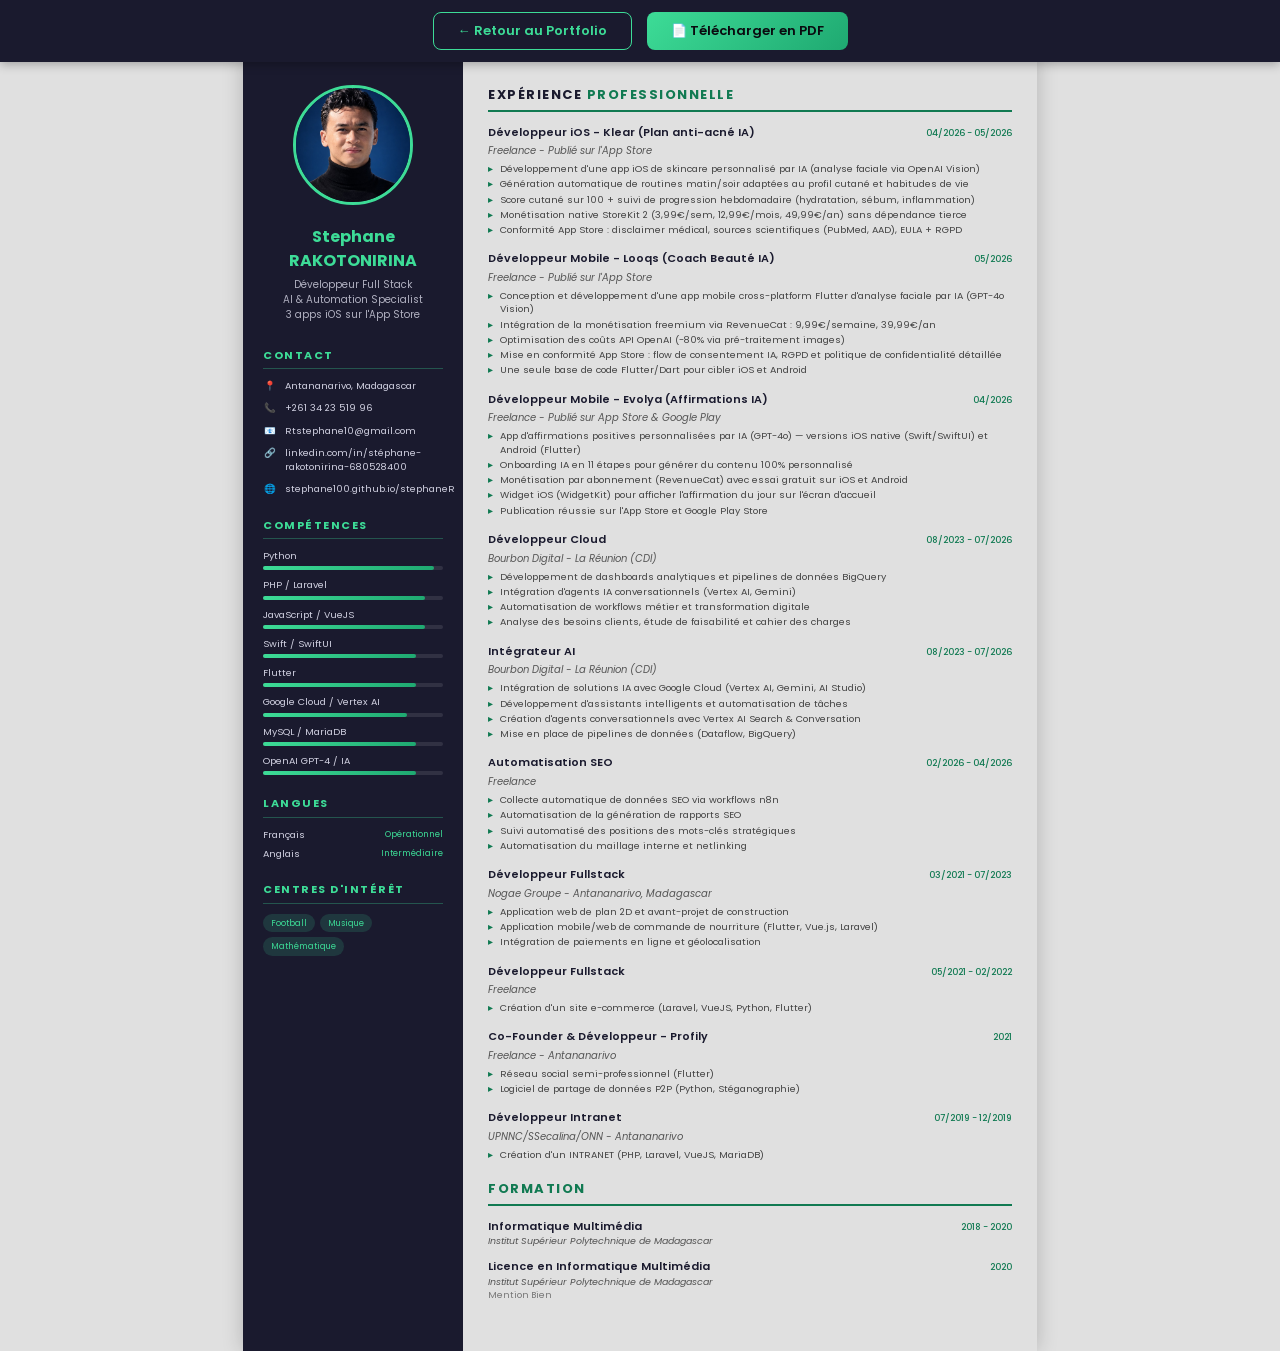
<file: cv.html>
<!DOCTYPE html>
<html lang="fr">
<head>
    <meta charset="UTF-8">
    <meta name="viewport" content="width=device-width, initial-scale=1.0">
    <title>CV - Stephane RAKOTONIRINA</title>
    <link href="https://fonts.googleapis.com/css2?family=Poppins:wght@300;400;500;600;700&display=swap" rel="stylesheet">
    <style>
        * {
            margin: 0;
            padding: 0;
            box-sizing: border-box;
        }

        body {
            font-family: 'Poppins', sans-serif;
            color: #1a1a2e;
            background: #ffffff;
            line-height: 1.5;
            font-size: 11px;
        }

        .cv-container {
            max-width: 210mm;
            margin: 0 auto;
            display: grid;
            grid-template-columns: 220px 1fr;
            min-height: 297mm;
        }

        /* Sidebar */
        .sidebar {
            background: #1a1a2e;
            color: #ffffff;
            padding: 30px 20px;
        }

        .profile-section {
            text-align: center;
            margin-bottom: 25px;
        }

        .profile-photo {
            width: 120px;
            height: 120px;
            border-radius: 50%;
            object-fit: cover;
            object-position: 55% 4%;
            border: 3px solid #3ddc97;
            margin-bottom: 15px;
        }

        .profile-name {
            font-size: 16px;
            font-weight: 700;
            color: #3ddc97;
        }

        .profile-title {
            font-size: 10px;
            color: #b0b0c0;
            margin-top: 4px;
        }

        .sidebar-section {
            margin-bottom: 20px;
        }

        .sidebar-section h3 {
            font-size: 11px;
            text-transform: uppercase;
            letter-spacing: 1.5px;
            color: #3ddc97;
            border-bottom: 1px solid rgba(61, 220, 151, 0.3);
            padding-bottom: 5px;
            margin-bottom: 10px;
        }

        .contact-item {
            display: flex;
            align-items: flex-start;
            gap: 8px;
            margin-bottom: 8px;
            font-size: 9.5px;
            color: #d0d0e0;
        }

        .contact-icon {
            flex-shrink: 0;
            width: 14px;
            text-align: center;
        }

        .skill-bar-container {
            margin-bottom: 8px;
        }

        .skill-label {
            font-size: 9.5px;
            color: #d0d0e0;
            margin-bottom: 3px;
        }

        .skill-bar {
            height: 4px;
            background: rgba(255, 255, 255, 0.1);
            border-radius: 2px;
        }

        .skill-fill {
            height: 100%;
            background: linear-gradient(90deg, #3ddc97, #1fa971);
            border-radius: 2px;
        }

        .lang-item {
            display: flex;
            justify-content: space-between;
            font-size: 9.5px;
            color: #d0d0e0;
            margin-bottom: 5px;
        }

        .lang-level {
            color: #3ddc97;
            font-size: 8.5px;
        }

        .interest-tags {
            display: flex;
            flex-wrap: wrap;
            gap: 5px;
        }

        .interest-tag {
            font-size: 8.5px;
            padding: 3px 8px;
            background: rgba(61, 220, 151, 0.15);
            border-radius: 10px;
            color: #3ddc97;
        }

        /* Main Content */
        .main-content {
            padding: 30px 25px;
        }

        .section {
            margin-bottom: 18px;
        }

        .section-title {
            font-size: 13px;
            font-weight: 700;
            text-transform: uppercase;
            letter-spacing: 1.5px;
            color: #1a1a2e;
            border-bottom: 2px solid #117a52;
            padding-bottom: 5px;
            margin-bottom: 12px;
        }

        .section-title span {
            color: #117a52;
        }

        /* Experience */
        .exp-item {
            margin-bottom: 14px;
            page-break-inside: avoid;
        }

        .exp-header {
            display: flex;
            justify-content: space-between;
            align-items: baseline;
            margin-bottom: 3px;
        }

        .exp-role {
            font-size: 11px;
            font-weight: 600;
            color: #1a1a2e;
        }

        .exp-date {
            font-size: 9px;
            color: #117a52;
            font-weight: 500;
            white-space: nowrap;
        }

        .exp-company {
            font-size: 10px;
            color: #555;
            margin-bottom: 4px;
            font-style: italic;
        }

        .exp-list {
            list-style: none;
            padding: 0;
        }

        .exp-list li {
            font-size: 9.5px;
            color: #444;
            padding-left: 12px;
            position: relative;
            margin-bottom: 2px;
            line-height: 1.4;
        }

        .exp-list li::before {
            content: '▸';
            position: absolute;
            left: 0;
            color: #117a52;
        }

        /* Education */
        .edu-item {
            margin-bottom: 10px;
        }

        .edu-header {
            display: flex;
            justify-content: space-between;
            align-items: baseline;
        }

        .edu-degree {
            font-size: 11px;
            font-weight: 600;
            color: #1a1a2e;
        }

        .edu-date {
            font-size: 9px;
            color: #117a52;
            font-weight: 500;
        }

        .edu-school {
            font-size: 9.5px;
            color: #555;
            font-style: italic;
        }

        .edu-detail {
            font-size: 9px;
            color: #777;
        }

        /* Projects */
        .project-item {
            margin-bottom: 10px;
        }

        .project-name {
            font-size: 11px;
            font-weight: 600;
            color: #1a1a2e;
        }

        .project-tech {
            font-size: 8.5px;
            color: #117a52;
        }

        .project-desc {
            font-size: 9.5px;
            color: #444;
        }

        /* Print Styles */
        @media print {
            body {
                print-color-adjust: exact !important;
                -webkit-print-color-adjust: exact !important;
            }

            .cv-container {
                min-height: auto;
            }

            .sidebar {
                background: #1a1a2e !important;
                print-color-adjust: exact !important;
                -webkit-print-color-adjust: exact !important;
            }

            .no-print {
                display: none !important;
            }
        }

        /* Download button overlay */
        .download-bar {
            position: fixed;
            top: 0;
            left: 0;
            right: 0;
            background: #1a1a2e;
            padding: 12px 20px;
            display: flex;
            justify-content: center;
            gap: 15px;
            z-index: 1000;
            box-shadow: 0 2px 10px rgba(0,0,0,0.3);
        }

        .download-btn {
            padding: 8px 24px;
            border: none;
            border-radius: 8px;
            font-family: 'Poppins', sans-serif;
            font-size: 13px;
            font-weight: 600;
            cursor: pointer;
            text-decoration: none;
            transition: all 0.3s ease;
        }

        .btn-pdf {
            background: linear-gradient(135deg, #3ddc97, #1fa971);
            color: #0a0a0f;
        }

        .btn-pdf:hover {
            transform: translateY(-2px);
            box-shadow: 0 5px 15px rgba(61, 220, 151, 0.4);
        }

        .btn-back {
            background: transparent;
            color: #3ddc97;
            border: 1px solid #3ddc97;
        }

        .btn-back:hover {
            background: rgba(61, 220, 151, 0.1);
        }

        @media print {
            .download-bar {
                display: none !important;
            }
            body {
                padding-top: 0;
            }
        }

        @media screen {
            body {
                padding-top: 55px;
                background: #e0e0e0;
            }
            .cv-container {
                box-shadow: 0 0 20px rgba(0,0,0,0.2);
            }
        }
    </style>
</head>
<body>

    <div class="download-bar no-print">
        <a href="index.html" class="download-btn btn-back">← Retour au Portfolio</a>
        <button onclick="window.print()" class="download-btn btn-pdf">📄 Télécharger en PDF</button>
    </div>

    <div class="cv-container">
        <!-- Sidebar -->
        <div class="sidebar">
            <div class="profile-section">
                <img src="image/profil.jpeg" alt="Stephane RAKOTONIRINA" class="profile-photo">
                <div class="profile-name">Stephane<br>RAKOTONIRINA</div>
                <div class="profile-title">Développeur Full Stack<br>AI & Automation Specialist<br>3 apps iOS sur l'App Store</div>
            </div>

            <div class="sidebar-section">
                <h3>Contact</h3>
                <div class="contact-item">
                    <span class="contact-icon">📍</span>
                    <span>Antananarivo, Madagascar</span>
                </div>
                <div class="contact-item">
                    <span class="contact-icon">📞</span>
                    <span>+261 34 23 519 96</span>
                </div>
                <div class="contact-item">
                    <span class="contact-icon">📧</span>
                    <span>Rtstephane10@gmail.com</span>
                </div>
                <div class="contact-item">
                    <span class="contact-icon">🔗</span>
                    <span>linkedin.com/in/stéphane-rakotonirina-680528400</span>
                </div>
                <div class="contact-item">
                    <span class="contact-icon">🌐</span>
                    <span>stephane100.github.io/stephaneR</span>
                </div>
            </div>

            <div class="sidebar-section">
                <h3>Compétences</h3>
                <div class="skill-bar-container">
                    <div class="skill-label">Python</div>
                    <div class="skill-bar"><div class="skill-fill" style="width: 95%"></div></div>
                </div>
                <div class="skill-bar-container">
                    <div class="skill-label">PHP / Laravel</div>
                    <div class="skill-bar"><div class="skill-fill" style="width: 90%"></div></div>
                </div>
                <div class="skill-bar-container">
                    <div class="skill-label">JavaScript / VueJS</div>
                    <div class="skill-bar"><div class="skill-fill" style="width: 90%"></div></div>
                </div>
                <div class="skill-bar-container">
                    <div class="skill-label">Swift / SwiftUI</div>
                    <div class="skill-bar"><div class="skill-fill" style="width: 85%"></div></div>
                </div>
                <div class="skill-bar-container">
                    <div class="skill-label">Flutter</div>
                    <div class="skill-bar"><div class="skill-fill" style="width: 85%"></div></div>
                </div>
                <div class="skill-bar-container">
                    <div class="skill-label">Google Cloud / Vertex AI</div>
                    <div class="skill-bar"><div class="skill-fill" style="width: 80%"></div></div>
                </div>
                <div class="skill-bar-container">
                    <div class="skill-label">MySQL / MariaDB</div>
                    <div class="skill-bar"><div class="skill-fill" style="width: 85%"></div></div>
                </div>
                <div class="skill-bar-container">
                    <div class="skill-label">OpenAI GPT-4 / IA</div>
                    <div class="skill-bar"><div class="skill-fill" style="width: 85%"></div></div>
                </div>
            </div>

            <div class="sidebar-section">
                <h3>Langues</h3>
                <div class="lang-item">
                    <span>Français</span>
                    <span class="lang-level">Opérationnel</span>
                </div>
                <div class="lang-item">
                    <span>Anglais</span>
                    <span class="lang-level">Intermédiaire</span>
                </div>
            </div>

            <div class="sidebar-section">
                <h3>Centres d'intérêt</h3>
                <div class="interest-tags">
                    <span class="interest-tag">Football</span>
                    <span class="interest-tag">Musique</span>
                    <span class="interest-tag">Mathématique</span>
                </div>
            </div>
        </div>

        <!-- Main Content -->
        <div class="main-content">
            <div class="section">
                <h2 class="section-title">Expérience <span>Professionnelle</span></h2>

                <div class="exp-item">
                    <div class="exp-header">
                        <span class="exp-role">Développeur iOS - Klear (Plan anti-acné IA)</span>
                        <span class="exp-date">04/2026 - 05/2026</span>
                    </div>
                    <div class="exp-company">Freelance - Publié sur l'App Store</div>
                    <ul class="exp-list">
                        <li>Développement d'une app iOS de skincare personnalisé par IA (analyse faciale via OpenAI Vision)</li>
                        <li>Génération automatique de routines matin/soir adaptées au profil cutané et habitudes de vie</li>
                        <li>Score cutané sur 100 + suivi de progression hebdomadaire (hydratation, sébum, inflammation)</li>
                        <li>Monétisation native StoreKit 2 (3,99€/sem, 12,99€/mois, 49,99€/an) sans dépendance tierce</li>
                        <li>Conformité App Store : disclaimer médical, sources scientifiques (PubMed, AAD), EULA + RGPD</li>
                    </ul>
                </div>

                <div class="exp-item">
                    <div class="exp-header">
                        <span class="exp-role">Développeur Mobile - Looqs (Coach Beauté IA)</span>
                        <span class="exp-date">05/2026</span>
                    </div>
                    <div class="exp-company">Freelance - Publié sur l'App Store</div>
                    <ul class="exp-list">
                        <li>Conception et développement d'une app mobile cross-platform Flutter d'analyse faciale par IA (GPT-4o Vision)</li>
                        <li>Intégration de la monétisation freemium via RevenueCat : 9,99€/semaine, 39,99€/an</li>
                        <li>Optimisation des coûts API OpenAI (-80% via pré-traitement images)</li>
                        <li>Mise en conformité App Store : flow de consentement IA, RGPD et politique de confidentialité détaillée</li>
                        <li>Une seule base de code Flutter/Dart pour cibler iOS et Android</li>
                    </ul>
                </div>

                <div class="exp-item">
                    <div class="exp-header">
                        <span class="exp-role">Développeur Mobile - Evolya (Affirmations IA)</span>
                        <span class="exp-date">04/2026</span>
                    </div>
                    <div class="exp-company">Freelance - Publié sur App Store &amp; Google Play</div>
                    <ul class="exp-list">
                        <li>App d'affirmations positives personnalisées par IA (GPT-4o) — versions iOS native (Swift/SwiftUI) et Android (Flutter)</li>
                        <li>Onboarding IA en 11 étapes pour générer du contenu 100% personnalisé</li>
                        <li>Monétisation par abonnement (RevenueCat) avec essai gratuit sur iOS et Android</li>
                        <li>Widget iOS (WidgetKit) pour afficher l'affirmation du jour sur l'écran d'accueil</li>
                        <li>Publication réussie sur l'App Store et Google Play Store</li>
                    </ul>
                </div>

                <div class="exp-item">
                    <div class="exp-header">
                        <span class="exp-role">Développeur Cloud</span>
                        <span class="exp-date">08/2023 - 07/2026</span>
                    </div>
                    <div class="exp-company">Bourbon Digital - La Réunion (CDI)</div>
                    <ul class="exp-list">
                        <li>Développement de dashboards analytiques et pipelines de données BigQuery</li>
                        <li>Intégration d'agents IA conversationnels (Vertex AI, Gemini)</li>
                        <li>Automatisation de workflows métier et transformation digitale</li>
                        <li>Analyse des besoins clients, étude de faisabilité et cahier des charges</li>
                    </ul>
                </div>

                <div class="exp-item">
                    <div class="exp-header">
                        <span class="exp-role">Intégrateur AI</span>
                        <span class="exp-date">08/2023 - 07/2026</span>
                    </div>
                    <div class="exp-company">Bourbon Digital - La Réunion (CDI)</div>
                    <ul class="exp-list">
                        <li>Intégration de solutions IA avec Google Cloud (Vertex AI, Gemini, AI Studio)</li>
                        <li>Développement d'assistants intelligents et automatisation de tâches</li>
                        <li>Création d'agents conversationnels avec Vertex AI Search & Conversation</li>
                        <li>Mise en place de pipelines de données (Dataflow, BigQuery)</li>
                    </ul>
                </div>

                <div class="exp-item">
                    <div class="exp-header">
                        <span class="exp-role">Automatisation SEO</span>
                        <span class="exp-date">02/2026 - 04/2026</span>
                    </div>
                    <div class="exp-company">Freelance</div>
                    <ul class="exp-list">
                        <li>Collecte automatique de données SEO via workflows n8n</li>
                        <li>Automatisation de la génération de rapports SEO</li>
                        <li>Suivi automatisé des positions des mots-clés stratégiques</li>
                        <li>Automatisation du maillage interne et netlinking</li>
                    </ul>
                </div>

                <div class="exp-item">
                    <div class="exp-header">
                        <span class="exp-role">Développeur Fullstack</span>
                        <span class="exp-date">03/2021 - 07/2023</span>
                    </div>
                    <div class="exp-company">Nogae Groupe - Antananarivo, Madagascar</div>
                    <ul class="exp-list">
                        <li>Application web de plan 2D et avant-projet de construction</li>
                        <li>Application mobile/web de commande de nourriture (Flutter, Vue.js, Laravel)</li>
                        <li>Intégration de paiements en ligne et géolocalisation</li>
                    </ul>
                </div>

                <div class="exp-item">
                    <div class="exp-header">
                        <span class="exp-role">Développeur Fullstack</span>
                        <span class="exp-date">05/2021 - 02/2022</span>
                    </div>
                    <div class="exp-company">Freelance</div>
                    <ul class="exp-list">
                        <li>Création d'un site e-commerce (Laravel, VueJS, Python, Flutter)</li>
                    </ul>
                </div>

                <div class="exp-item">
                    <div class="exp-header">
                        <span class="exp-role">Co-Founder & Développeur - Profily</span>
                        <span class="exp-date">2021</span>
                    </div>
                    <div class="exp-company">Freelance - Antananarivo</div>
                    <ul class="exp-list">
                        <li>Réseau social semi-professionnel (Flutter)</li>
                        <li>Logiciel de partage de données P2P (Python, Stéganographie)</li>
                    </ul>
                </div>

                <div class="exp-item">
                    <div class="exp-header">
                        <span class="exp-role">Développeur Intranet</span>
                        <span class="exp-date">07/2019 - 12/2019</span>
                    </div>
                    <div class="exp-company">UPNNC/SSecalina/ONN - Antananarivo</div>
                    <ul class="exp-list">
                        <li>Création d'un INTRANET (PHP, Laravel, VueJS, MariaDB)</li>
                    </ul>
                </div>

            </div>

            <div class="section">
                <h2 class="section-title"><span>Formation</span></h2>

                <div class="edu-item">
                    <div class="edu-header">
                        <span class="edu-degree">Informatique Multimédia</span>
                        <span class="edu-date">2018 - 2020</span>
                    </div>
                    <div class="edu-school">Institut Supérieur Polytechnique de Madagascar</div>
                </div>

                <div class="edu-item">
                    <div class="edu-header">
                        <span class="edu-degree">Licence en Informatique Multimédia</span>
                        <span class="edu-date">2020</span>
                    </div>
                    <div class="edu-school">Institut Supérieur Polytechnique de Madagascar</div>
                    <div class="edu-detail">Mention Bien</div>
                </div>
            </div>

        </div>
    </div>

</body>
</html>
</file>
<file: style.css>
/* ===== Variables CSS ===== */
:root {
    --bg-primary: #0a0a0f;
    --bg-secondary: #12121a;
    --bg-card: #1a1a25;
    --text-primary: #ffffff;
    --text-secondary: #b0b0c0;
    --accent: #3ddc97;
    --accent-secondary: #1fa971;
    --gradient: linear-gradient(135deg, #3ddc97 0%, #1fa971 100%);
    --on-accent: #0a0a0f;
    --shadow: 0 10px 40px rgba(61, 220, 151, 0.1);
    --transition: all 0.3s ease;
}

/* ===== Reset & Base ===== */
* {
    margin: 0;
    padding: 0;
    box-sizing: border-box;
}

html {
    scroll-behavior: smooth;
}

body {
    font-family: 'Poppins', sans-serif;
    background-color: var(--bg-primary);
    color: var(--text-primary);
    line-height: 1.6;
    overflow-x: hidden;
}

a {
    text-decoration: none;
    color: inherit;
}

ul {
    list-style: none;
}

/* ===== Particules ===== */
#particles {
    position: fixed;
    top: 0;
    left: 0;
    width: 100%;
    height: 100%;
    pointer-events: none;
    z-index: 0;
    overflow: hidden;
}

.particle {
    position: absolute;
    width: 4px;
    height: 4px;
    background: var(--accent);
    border-radius: 50%;
    opacity: 0.3;
    animation: float 15s infinite;
    will-change: transform, opacity;
    contain: strict;
}

@keyframes float {
    0%, 100% {
        transform: translateY(100vh) rotate(0deg);
        opacity: 0;
    }
    10% {
        opacity: 0.3;
    }
    90% {
        opacity: 0.3;
    }
    100% {
        transform: translateY(-100vh) rotate(720deg);
        opacity: 0;
    }
}

@media (prefers-reduced-motion: reduce) {
    *, *::before, *::after {
        animation-duration: 0.01ms !important;
        animation-iteration-count: 1 !important;
        transition-duration: 0.01ms !important;
    }
    .particle { display: none; }
}

@media (max-width: 768px) {
    .particle:nth-child(n+11) { display: none; }
}

/* ===== Navigation ===== */
.navbar {
    position: fixed;
    top: 0;
    left: 0;
    width: 100%;
    padding: 1rem 5%;
    display: flex;
    justify-content: space-between;
    align-items: center;
    background: rgba(10, 10, 15, 0.9);
    backdrop-filter: blur(10px);
    z-index: 1000;
    transition: var(--transition);
}

.navbar.scrolled {
    padding: 0.8rem 5%;
    box-shadow: 0 5px 20px rgba(0, 0, 0, 0.3);
}

.nav-logo .logo-text {
    font-size: 2rem;
    font-weight: 700;
    background: var(--gradient);
    -webkit-background-clip: text;
    -webkit-text-fill-color: transparent;
    background-clip: text;
}

.nav-links {
    display: flex;
    gap: 2rem;
}

.nav-link {
    position: relative;
    font-weight: 500;
    color: var(--text-secondary);
    transition: var(--transition);
    padding: 0.5rem 0;
}

.nav-link::after {
    content: '';
    position: absolute;
    bottom: 0;
    left: 0;
    width: 0;
    height: 2px;
    background: var(--gradient);
    transition: var(--transition);
}

.nav-link:hover,
.nav-link.active {
    color: var(--text-primary);
}

.nav-link:hover::after,
.nav-link.active::after {
    width: 100%;
}

.hamburger {
    display: none;
    flex-direction: column;
    gap: 5px;
    cursor: pointer;
}

.hamburger span {
    width: 25px;
    height: 3px;
    background: var(--text-primary);
    transition: var(--transition);
}

/* ===== Hero Section ===== */
.hero {
    min-height: 100vh;
    display: flex;
    flex-direction: column;
    align-items: center;
    justify-content: center;
    padding: 100px 5% 50px;
    position: relative;
}

.hero-content {
    display: flex;
    align-items: center;
    justify-content: space-between;
    gap: 4rem;
    max-width: 1400px;
    width: 100%;
    z-index: 1;
}

.hero-text {
    flex: 1;
}

.greeting {
    display: inline-block;
    font-size: 1.2rem;
    color: var(--accent);
    margin-bottom: 1rem;
    animation: fadeInUp 0.8s ease;
}

.name {
    font-size: 3.5rem;
    font-weight: 700;
    margin-bottom: 0.5rem;
    animation: fadeInUp 0.8s ease 0.2s backwards;
}

.highlight {
    background: var(--gradient);
    -webkit-background-clip: text;
    -webkit-text-fill-color: transparent;
    background-clip: text;
}

.title {
    font-size: 1.8rem;
    color: var(--text-secondary);
    margin-bottom: 1.5rem;
    animation: fadeInUp 0.8s ease 0.4s backwards;
}

.typewriter {
    overflow: hidden;
    border-right: 3px solid var(--accent);
    white-space: nowrap;
    animation: typing 3s steps(30) 1s forwards, blink 0.7s infinite;
    width: 0;
}

@keyframes typing {
    to {
        width: 100%;
    }
}

@keyframes blink {
    50% {
        border-color: transparent;
    }
}

.description {
    font-size: 1rem;
    color: var(--text-secondary);
    margin-bottom: 2rem;
    max-width: 600px;
    animation: fadeInUp 0.8s ease 0.6s backwards;
}

.hero-buttons {
    display: flex;
    gap: 1rem;
    margin-bottom: 2rem;
    animation: fadeInUp 0.8s ease 0.8s backwards;
}

.btn {
    padding: 0.8rem 2rem;
    border-radius: 50px;
    font-weight: 500;
    transition: var(--transition);
    cursor: pointer;
    border: none;
    font-size: 1rem;
}

.btn-primary {
    background: var(--gradient);
    color: var(--on-accent);
    box-shadow: 0 5px 20px rgba(61, 220, 151, 0.3);
}

.btn-primary:hover {
    transform: translateY(-3px);
    box-shadow: 0 10px 30px rgba(61, 220, 151, 0.4);
}

.btn-secondary {
    background: transparent;
    color: var(--text-primary);
    border: 2px solid var(--accent);
}

.btn-secondary:hover {
    background: var(--accent);
    color: var(--bg-primary);
}

.btn-cv {
    background: transparent;
    color: var(--text-primary);
    border: 2px solid var(--accent-secondary);
    display: inline-flex;
    align-items: center;
    gap: 0.5rem;
}

.btn-cv:hover {
    background: var(--accent-secondary);
    color: var(--on-accent);
    transform: translateY(-3px);
    box-shadow: 0 10px 30px rgba(31, 169, 113, 0.4);
}

.social-links {
    display: flex;
    gap: 1rem;
    animation: fadeInUp 0.8s ease 1s backwards;
}

.social-link {
    width: 45px;
    height: 45px;
    border-radius: 50%;
    background: var(--bg-card);
    display: flex;
    align-items: center;
    justify-content: center;
    color: var(--text-secondary);
    transition: var(--transition);
}

.social-link:hover {
    background: var(--gradient);
    color: var(--on-accent);
    transform: translateY(-5px);
}

.hero-image {
    flex: 0.8;
    display: flex;
    justify-content: center;
    animation: fadeIn 1s ease 0.5s backwards;
}

.image-container {
    position: relative;
    width: 350px;
    height: 350px;
}

.image-border {
    position: absolute;
    top: -10px;
    left: -10px;
    width: 100%;
    height: 100%;
    border: 3px solid var(--accent);
    border-radius: 50%;
    animation: rotate 20s linear infinite;
}

@keyframes rotate {
    to {
        transform: rotate(360deg);
    }
}

.profile-placeholder {
    width: 100%;
    height: 100%;
    border-radius: 50%;
    background: var(--gradient);
    display: flex;
    align-items: center;
    justify-content: center;
    font-size: 6rem;
    font-weight: 700;
    color: var(--bg-primary);
    box-shadow: var(--shadow);
}

.profile-image {
    width: 100%;
    height: 100%;
    border-radius: 50%;
    object-fit: cover;
    object-position: 55% 4%;
    box-shadow: var(--shadow);
    border: 4px solid transparent;
    background: linear-gradient(var(--bg-primary), var(--bg-primary)) padding-box,
                var(--gradient) border-box;
    transition: all 0.4s ease;
    filter: grayscale(20%) contrast(1.1);
}

.profile-image:hover {
    transform: scale(1.05);
    box-shadow: 0 15px 50px rgba(61, 220, 151, 0.3);
    filter: grayscale(0%) contrast(1.1);
}

.scroll-indicator {
    position: absolute;
    bottom: 30px;
    left: 50%;
    transform: translateX(-50%);
    display: flex;
    flex-direction: column;
    align-items: center;
    gap: 0.5rem;
    color: var(--text-secondary);
    animation: bounce 2s infinite;
}

.mouse {
    width: 25px;
    height: 40px;
    border: 2px solid var(--text-secondary);
    border-radius: 20px;
    display: flex;
    justify-content: center;
    padding-top: 8px;
}

.wheel {
    width: 4px;
    height: 8px;
    background: var(--accent);
    border-radius: 2px;
    animation: scroll 2s infinite;
}

@keyframes scroll {
    0% {
        transform: translateY(0);
        opacity: 1;
    }
    100% {
        transform: translateY(10px);
        opacity: 0;
    }
}

@keyframes bounce {
    0%, 100% {
        transform: translateX(-50%) translateY(0);
    }
    50% {
        transform: translateX(-50%) translateY(10px);
    }
}

/* ===== Sections ===== */
.section {
    padding: 100px 5%;
    position: relative;
    z-index: 1;
}

.container {
    max-width: 1200px;
    margin: 0 auto;
}

.section-title {
    font-size: 2.5rem;
    text-align: center;
    margin-bottom: 4rem;
    position: relative;
}

.section-title::after {
    content: '';
    position: absolute;
    bottom: -15px;
    left: 50%;
    transform: translateX(-50%);
    width: 80px;
    height: 4px;
    background: var(--gradient);
    border-radius: 2px;
}

/* ===== À propos ===== */
.about-content {
    display: grid;
    grid-template-columns: 1fr 1.5fr;
    gap: 3rem;
    align-items: start;
}

.about-info {
    display: grid;
    grid-template-columns: repeat(2, 1fr);
    gap: 1.5rem;
}

.info-card {
    background: var(--bg-card);
    padding: 1.5rem;
    border-radius: 15px;
    text-align: center;
    transition: var(--transition);
    border: 1px solid transparent;
}

.info-card:hover {
    transform: translateY(-5px);
    border-color: var(--accent);
    box-shadow: var(--shadow);
}

.info-icon {
    font-size: 2rem;
    margin-bottom: 0.5rem;
}

.info-card h3 {
    font-size: 0.9rem;
    color: var(--accent);
    margin-bottom: 0.5rem;
}

.info-card p {
    font-size: 0.85rem;
    color: var(--text-secondary);
}

.about-text h3 {
    font-size: 1.5rem;
    margin-bottom: 1rem;
}

.about-text p {
    color: var(--text-secondary);
    margin-bottom: 1rem;
}

.interests h4 {
    color: var(--accent);
    margin-bottom: 0.5rem;
}

.interest-tags {
    display: flex;
    gap: 1rem;
    flex-wrap: wrap;
}

.tag {
    background: var(--bg-card);
    padding: 0.5rem 1rem;
    border-radius: 20px;
    font-size: 0.9rem;
    color: var(--text-secondary);
}

/* ===== Compétences ===== */
.skills-grid {
    display: grid;
    grid-template-columns: repeat(3, 1fr);
    gap: 2rem;
}

.skill-category {
    background: var(--bg-card);
    padding: 2rem;
    border-radius: 20px;
    transition: var(--transition);
}

.skill-category:hover {
    transform: translateY(-5px);
    box-shadow: var(--shadow);
}

.skill-category h3 {
    font-size: 1.2rem;
    margin-bottom: 1.5rem;
    color: var(--accent);
}

.skills-list {
    display: flex;
    flex-direction: column;
    gap: 1.2rem;
}

.skill-item {
    display: flex;
    flex-direction: column;
    gap: 0.5rem;
}

.skill-name {
    font-size: 0.9rem;
    color: var(--text-secondary);
}

.skill-bar {
    height: 8px;
    background: var(--bg-secondary);
    border-radius: 4px;
    overflow: hidden;
}

.skill-progress {
    height: 100%;
    background: var(--gradient);
    border-radius: 4px;
    width: 0;
    transition: width 1.5s ease;
}

/* ===== Timeline ===== */
.timeline {
    position: relative;
    padding-left: 50px;
}

.timeline::before {
    content: '';
    position: absolute;
    left: 20px;
    top: 0;
    height: 100%;
    width: 2px;
    background: var(--gradient);
}

.timeline-item {
    position: relative;
    margin-bottom: 3rem;
    opacity: 0;
    transform: translateX(-30px);
    transition: all 0.6s ease;
}

.timeline-item.visible {
    opacity: 1;
    transform: translateX(0);
}

.timeline-dot {
    position: absolute;
    left: -38px;
    top: 5px;
    width: 16px;
    height: 16px;
    background: var(--accent);
    border-radius: 50%;
    border: 3px solid var(--bg-primary);
    box-shadow: 0 0 0 3px var(--accent);
}

.timeline-date {
    display: inline-block;
    background: var(--gradient);
    color: var(--on-accent);
    padding: 0.3rem 1rem;
    border-radius: 20px;
    font-size: 0.85rem;
    margin-bottom: 1rem;
}

.timeline-content {
    background: var(--bg-card);
    padding: 1.5rem;
    border-radius: 15px;
    transition: var(--transition);
}

.timeline-content:hover {
    transform: translateX(10px);
    box-shadow: var(--shadow);
}

.timeline-content h3 {
    font-size: 1.3rem;
    margin-bottom: 0.3rem;
}

.timeline-content h4 {
    font-size: 1rem;
    color: var(--accent);
    margin-bottom: 1rem;
}

.timeline-content ul {
    padding-left: 1.2rem;
}

.timeline-content li {
    color: var(--text-secondary);
    margin-bottom: 0.5rem;
    font-size: 0.9rem;
    position: relative;
}

.timeline-content li::before {
    content: '▹';
    position: absolute;
    left: -1.2rem;
    color: var(--accent);
}

/* ===== Formation ===== */
.education-grid {
    display: grid;
    grid-template-columns: repeat(2, 1fr);
    gap: 2rem;
}

.education-card {
    background: var(--bg-card);
    padding: 2rem;
    border-radius: 20px;
    text-align: center;
    transition: var(--transition);
    border: 1px solid transparent;
}

.education-card:hover {
    transform: translateY(-10px);
    border-color: var(--accent);
    box-shadow: var(--shadow);
}

.education-icon {
    font-size: 3rem;
    margin-bottom: 1rem;
}

.education-date {
    display: inline-block;
    background: var(--gradient);
    color: var(--on-accent);
    padding: 0.3rem 1rem;
    border-radius: 20px;
    font-size: 0.85rem;
    margin-bottom: 1rem;
}

.education-card h3 {
    font-size: 1.2rem;
    margin-bottom: 0.5rem;
}

.education-card h4 {
    font-size: 1rem;
    color: var(--accent);
    margin-bottom: 0.5rem;
}

.education-card p {
    color: var(--text-secondary);
    font-size: 0.9rem;
}

/* ===== Project Filters ===== */
.project-filters {
    display: flex;
    justify-content: center;
    flex-wrap: wrap;
    gap: 0.75rem;
    margin: 2rem 0 3rem;
}

.filter-btn {
    background: transparent;
    border: 1px solid var(--border, rgba(255, 255, 255, 0.15));
    color: var(--text-secondary);
    padding: 0.65rem 1.5rem;
    border-radius: 30px;
    font-family: inherit;
    font-size: 0.95rem;
    font-weight: 500;
    cursor: pointer;
    transition: var(--transition);
}

.filter-btn:hover {
    border-color: var(--accent);
    color: var(--text-primary);
    transform: translateY(-2px);
}

.filter-btn.active {
    background: linear-gradient(135deg, var(--accent), var(--accent-secondary));
    border-color: transparent;
    color: var(--on-accent);
    box-shadow: 0 5px 20px rgba(61, 220, 151, 0.3);
}

.project-card.is-hidden,
#projets .project-card.is-hidden {
    display: none;
}

/* ===== Bento Grid Réalisations ===== */
.projects-grid {
    display: grid;
    grid-template-columns: 1fr;
    gap: 1.5rem;
    grid-auto-flow: dense;
    align-items: start;
}

@media (min-width: 768px) {
    .projects-grid { grid-template-columns: repeat(2, 1fr); }
    .project-card { grid-column: span 1; }
}

.project-card {
    background: var(--bg-card);
    border-radius: 20px;
    padding: 2rem;
    border: 1px solid rgba(255, 255, 255, 0.06);
    transition: transform 0.3s ease, border-color 0.3s ease;
    position: relative;
    content-visibility: auto;
    contain-intrinsic-size: auto 400px;
}

.project-card:hover {
    transform: translateY(-4px);
    border-color: rgba(61, 220, 151, 0.35);
}

.project-compact {
    position: relative;
}

.tech-tags-compact {
    display: flex;
    flex-wrap: wrap;
    gap: 0.5rem;
    margin-top: 1rem;
}

.btn-toggle-details {
    display: flex;
    align-items: center;
    justify-content: center;
    gap: 0.5rem;
    width: 100%;
    padding: 1rem 2rem;
    margin-top: 2rem;
    background: var(--gradient);
    color: var(--on-accent);
    border: none;
    border-radius: 12px;
    font-size: 1rem;
    font-weight: 600;
    cursor: pointer;
    transition: all 0.3s ease;
}

.btn-toggle-details:hover {
    transform: translateY(-2px);
    box-shadow: 0 8px 24px rgba(61, 220, 151, 0.3);
}

.toggle-icon {
    transition: transform 0.3s ease;
}

.project-card.expanded .toggle-icon {
    transform: rotate(180deg);
}

.project-details {
    display: none;
}

/* ===== Modal Projet ===== */
.project-modal {
    position: fixed;
    inset: 0;
    z-index: 10000;
    display: none;
    align-items: center;
    justify-content: center;
    padding: 2rem 1rem;
}

.project-modal.open {
    display: flex;
    animation: modalFadeIn 0.25s ease;
}

.project-modal-overlay {
    position: absolute;
    inset: 0;
    background: rgba(5, 8, 22, 0.85);
    backdrop-filter: blur(8px);
    -webkit-backdrop-filter: blur(8px);
}

.project-modal-container {
    position: relative;
    width: 100%;
    max-width: 1100px;
    max-height: calc(100vh - 4rem);
    background: var(--bg-card, #131831);
    border: 1px solid rgba(61, 220, 151, 0.2);
    border-radius: 20px;
    box-shadow: 0 25px 80px rgba(0, 0, 0, 0.6);
    overflow: hidden;
    display: flex;
    flex-direction: column;
    animation: modalSlideUp 0.3s ease;
}

.project-modal-close {
    position: absolute;
    top: 1rem;
    right: 1rem;
    width: 40px;
    height: 40px;
    border-radius: 50%;
    border: 1px solid rgba(255, 255, 255, 0.15);
    background: rgba(0, 0, 0, 0.5);
    color: #fff;
    display: flex;
    align-items: center;
    justify-content: center;
    cursor: pointer;
    z-index: 2;
    transition: all 0.2s ease;
}

.project-modal-close:hover {
    background: var(--accent, #3ddc97);
    color: #000;
    transform: rotate(90deg);
}

.project-modal-body {
    padding: 2.5rem;
    overflow-y: auto;
    overscroll-behavior: contain;
}

.project-modal-body .project-details {
    display: block !important;
    margin-top: 1.5rem;
}

.project-modal-body .btn-toggle-details {
    display: none;
}

@keyframes modalFadeIn {
    from { opacity: 0; }
    to { opacity: 1; }
}

@keyframes modalSlideUp {
    from { opacity: 0; transform: translateY(20px); }
    to { opacity: 1; transform: translateY(0); }
}

@media (max-width: 768px) {
    .project-modal {
        padding: 0;
    }
    .project-modal-container {
        max-height: 100vh;
        height: 100vh;
        border-radius: 0;
        border: none;
    }
    .project-modal-body {
        padding: 1.5rem 1rem;
    }
}

.project-header {
    display: flex;
    align-items: center;
    gap: 2rem;
    margin-bottom: 2rem;
    flex-wrap: wrap;
}

.project-logo {
    width: 80px;
    height: 80px;
    border-radius: 20px;
    object-fit: cover;
    box-shadow: 0 8px 24px rgba(0, 0, 0, 0.3);
}

.project-title-group {
    flex: 1;
    min-width: 200px;
}

.project-title-group h3 {
    font-size: 2rem;
    margin-bottom: 0.5rem;
    background: var(--gradient);
    -webkit-background-clip: text;
    -webkit-text-fill-color: transparent;
    background-clip: text;
}

.project-subtitle {
    color: var(--text-secondary);
    font-size: 1rem;
}

.project-description {
    margin-bottom: 2rem;
}

.project-description p {
    color: var(--text-secondary);
    line-height: 1.8;
    font-size: 1.05rem;
}

.project-screenshots {
    display: grid;
    grid-template-columns: repeat(auto-fit, minmax(200px, 1fr));
    gap: 1.5rem;
    margin-bottom: 2rem;
    padding: 2rem;
    background: rgba(0, 0, 0, 0.2);
    border-radius: 16px;
}

.screenshot-container {
    position: relative;
    border-radius: 12px;
    overflow: hidden;
    aspect-ratio: 9/19.5;
    background: var(--bg-secondary);
    box-shadow: 0 8px 24px rgba(0, 0, 0, 0.3);
    transition: all 0.3s ease;
}

.screenshot-container:hover {
    transform: translateY(-8px) scale(1.02);
    box-shadow: 0 12px 32px rgba(61, 220, 151, 0.2);
}

.screenshot-container img {
    width: 100%;
    height: 100%;
    object-fit: cover;
}

.project-tech-stack,
.project-features {
    margin-bottom: 2rem;
}

.project-tech-stack h4,
.project-features h4 {
    font-size: 1.3rem;
    margin-bottom: 1rem;
    color: var(--accent);
}

.tech-tags {
    display: flex;
    flex-wrap: wrap;
    gap: 0.8rem;
}

.tech-tag {
    padding: 0.5rem 1.2rem;
    background: rgba(61, 220, 151, 0.1);
    border: 1px solid var(--accent);
    border-radius: 20px;
    font-size: 0.9rem;
    color: var(--accent);
    transition: all 0.3s ease;
}

.tech-tag:hover {
    background: var(--accent);
    color: var(--bg-primary);
    transform: translateY(-2px);
}

.project-features ul {
    list-style: none;
    padding: 0;
}

.project-features li {
    padding: 0.8rem 0;
    border-bottom: 1px solid rgba(255, 255, 255, 0.05);
    color: var(--text-secondary);
    line-height: 1.6;
}

.project-features li:last-child {
    border-bottom: none;
}

.project-features strong {
    color: var(--text-primary);
}

.project-highlights {
    display: grid;
    grid-template-columns: repeat(auto-fit, minmax(200px, 1fr));
    gap: 1.5rem;
    margin-bottom: 2rem;
}

.highlight-item {
    display: flex;
    align-items: center;
    gap: 1rem;
    padding: 1.5rem;
    background: rgba(61, 220, 151, 0.05);
    border-radius: 12px;
    border: 1px solid rgba(61, 220, 151, 0.1);
    transition: all 0.3s ease;
}

.highlight-item:hover {
    background: rgba(61, 220, 151, 0.1);
    transform: translateY(-4px);
}

.highlight-icon {
    font-size: 2rem;
}

.highlight-content h5 {
    font-size: 0.85rem;
    color: var(--text-secondary);
    text-transform: uppercase;
    letter-spacing: 1px;
    margin-bottom: 0.3rem;
}

.highlight-content p {
    font-size: 1rem;
    color: var(--text-primary);
    font-weight: 600;
}

/* ===== Contact ===== */
.contact-section {
    position: relative;
    overflow: hidden;
}

.contact-bg-shapes {
    position: absolute;
    top: 0;
    left: 0;
    width: 100%;
    height: 100%;
    pointer-events: none;
    overflow: hidden;
}

.shape {
    position: absolute;
    border-radius: 50%;
    filter: blur(80px);
    opacity: 0.15;
}

.shape-1 {
    width: 400px;
    height: 400px;
    background: var(--accent);
    top: -100px;
    right: -100px;
    animation: pulse 8s ease-in-out infinite;
}

.shape-2 {
    width: 300px;
    height: 300px;
    background: var(--accent-secondary);
    bottom: -50px;
    left: -50px;
    animation: pulse 8s ease-in-out infinite 2s;
}

@keyframes pulse {
    0%, 100% { transform: scale(1); opacity: 0.15; }
    50% { transform: scale(1.1); opacity: 0.25; }
}

.contact-subtitle {
    text-align: center;
    color: var(--text-secondary);
    font-size: 1.1rem;
    margin-top: -2rem;
    margin-bottom: 3rem;
}

.contact-wrapper {
    display: flex;
    flex-direction: column;
    gap: 1.5rem;
    max-width: 600px;
    margin: 0 auto;
}

.contact-box {
    position: relative;
    display: block;
    text-decoration: none;
    border-radius: 16px;
    overflow: hidden;
    transition: all 0.4s cubic-bezier(0.175, 0.885, 0.32, 1.275);
}

.contact-box-glow {
    position: absolute;
    top: 0;
    left: 0;
    width: 100%;
    height: 100%;
    opacity: 0;
    transition: opacity 0.4s ease;
}

.email-box .contact-box-glow {
    background: linear-gradient(135deg, rgba(61, 220, 151, 0.2) 0%, rgba(31, 169, 113, 0.2) 100%);
}

.whatsapp-box .contact-box-glow {
    background: linear-gradient(135deg, rgba(37, 211, 102, 0.2) 0%, rgba(18, 140, 126, 0.2) 100%);
}

.contact-box:hover .contact-box-glow {
    opacity: 1;
}

.contact-box-content {
    position: relative;
    display: flex;
    align-items: center;
    gap: 1.5rem;
    padding: 1.5rem 2rem;
    background: var(--bg-card);
    border: 1px solid rgba(255, 255, 255, 0.05);
    border-radius: 16px;
    transition: all 0.4s ease;
}

.contact-box:hover .contact-box-content {
    border-color: rgba(255, 255, 255, 0.1);
    transform: translateX(10px);
}

.contact-icon-wrapper {
    width: 60px;
    height: 60px;
    border-radius: 12px;
    display: flex;
    align-items: center;
    justify-content: center;
    flex-shrink: 0;
    transition: all 0.4s ease;
}

.email-box .contact-icon-wrapper {
    background: var(--gradient);
    color: var(--bg-primary);
}

.whatsapp-box .contact-icon-wrapper {
    background: linear-gradient(135deg, #25d366 0%, #128c7e 100%);
    color: white;
}

.contact-box:hover .contact-icon-wrapper {
    transform: scale(1.1) rotate(5deg);
}

.contact-text {
    flex: 1;
    display: flex;
    flex-direction: column;
    gap: 0.3rem;
}

.contact-label {
    font-size: 0.85rem;
    color: var(--text-secondary);
    text-transform: uppercase;
    letter-spacing: 1px;
}

.contact-value {
    font-size: 1.2rem;
    font-weight: 600;
    color: var(--text-primary);
}

.contact-arrow {
    width: 40px;
    height: 40px;
    border-radius: 50%;
    background: rgba(255, 255, 255, 0.05);
    display: flex;
    align-items: center;
    justify-content: center;
    color: var(--text-secondary);
    transition: all 0.4s ease;
}

.contact-box:hover .contact-arrow {
    background: var(--accent);
    color: var(--bg-primary);
    transform: translateX(5px);
}

/* ===== Footer ===== */
.footer {
    background: var(--bg-secondary);
    padding: 3rem 5% 1rem;
    position: relative;
    z-index: 1;
}

.footer-content {
    display: flex;
    justify-content: space-between;
    align-items: center;
    flex-wrap: wrap;
    gap: 2rem;
    padding-bottom: 2rem;
    border-bottom: 1px solid var(--bg-card);
}

.footer-logo .logo-text {
    font-size: 2rem;
    font-weight: 700;
    background: var(--gradient);
    -webkit-background-clip: text;
    -webkit-text-fill-color: transparent;
    background-clip: text;
}

.footer-logo p {
    color: var(--text-secondary);
    font-size: 0.9rem;
}

.footer-links {
    display: flex;
    gap: 2rem;
}

.footer-links a {
    color: var(--text-secondary);
    transition: var(--transition);
}

.footer-links a:hover {
    color: var(--accent);
}

.footer-social {
    display: flex;
    gap: 1rem;
}

.footer-bottom {
    text-align: center;
    padding-top: 1.5rem;
    color: var(--text-secondary);
    font-size: 0.9rem;
}

/* ===== Animations ===== */
@keyframes fadeIn {
    from {
        opacity: 0;
    }
    to {
        opacity: 1;
    }
}

@keyframes fadeInUp {
    from {
        opacity: 0;
        transform: translateY(30px);
    }
    to {
        opacity: 1;
        transform: translateY(0);
    }
}

.fade-in {
    opacity: 0;
    transform: translateY(30px);
    transition: all 0.6s ease;
}

.fade-in.visible {
    opacity: 1;
    transform: translateY(0);
}

/* ===== Hero Stats ===== */
.hero-stats {
    display: flex;
    justify-content: center;
    gap: 2rem;
    padding: 2.5rem 0 1rem;
    margin-top: 2rem;
    width: 100%;
    max-width: 1400px;
    z-index: 1;
}

.stat-item {
    text-align: center;
    background: rgba(255, 255, 255, 0.03);
    border: 1px solid rgba(255, 255, 255, 0.08);
    border-radius: 16px;
    padding: 1.5rem 2rem;
    flex: 1;
    max-width: 220px;
    transition: var(--transition);
}

.stat-item:hover {
    background: rgba(61, 220, 151, 0.08);
    border-color: rgba(61, 220, 151, 0.3);
    transform: translateY(-3px);
}

.stat-number {
    font-size: 2.8rem;
    font-weight: 800;
    color: var(--accent);
    line-height: 1;
}

.stat-suffix {
    font-size: 2.2rem;
    font-weight: 800;
    color: var(--accent);
}

.stat-label {
    display: block;
    font-size: 0.85rem;
    color: var(--text-secondary);
    margin-top: 0.5rem;
    line-height: 1.3;
}

/* ===== Section Subtitle ===== */
.section-subtitle {
    text-align: center;
    color: var(--text-secondary);
    font-size: 1.1rem;
    margin-bottom: 3rem;
    max-width: 600px;
    margin-left: auto;
    margin-right: auto;
}

/* ===== Services ===== */
.services-grid {
    display: grid;
    grid-template-columns: repeat(2, 1fr);
    gap: 2rem;
}

.service-card {
    background: var(--bg-card);
    border: 1px solid var(--border);
    border-radius: 16px;
    padding: 2.5rem;
    transition: var(--transition);
    position: relative;
    overflow: hidden;
}

.service-card::before {
    content: '';
    position: absolute;
    top: 0;
    left: 0;
    right: 0;
    height: 3px;
    background: linear-gradient(90deg, var(--accent), var(--accent-secondary));
    transform: scaleX(0);
    transition: transform 0.4s ease;
}

.service-card:hover::before {
    transform: scaleX(1);
}

.service-card:hover {
    transform: translateY(-5px);
    border-color: var(--accent);
    box-shadow: 0 20px 40px rgba(61, 220, 151, 0.15);
}

.service-icon {
    width: 60px;
    height: 60px;
    background: linear-gradient(135deg, var(--accent), var(--accent-secondary));
    border-radius: 12px;
    display: flex;
    align-items: center;
    justify-content: center;
    margin-bottom: 1.5rem;
    color: var(--on-accent);
}

.service-card h3 {
    font-size: 1.3rem;
    color: var(--text-primary);
    margin-bottom: 0.75rem;
}

.service-card > p {
    color: var(--text-secondary);
    line-height: 1.7;
    margin-bottom: 1.5rem;
}

.service-tags {
    display: flex;
    flex-wrap: wrap;
    gap: 0.5rem;
    margin-bottom: 1.5rem;
}

.service-tags span {
    background: rgba(61, 220, 151, 0.1);
    color: var(--accent);
    padding: 0.3rem 0.8rem;
    border-radius: 20px;
    font-size: 0.8rem;
    font-weight: 500;
}

.service-cta {
    display: inline-block;
    color: var(--accent);
    font-weight: 600;
    font-size: 0.9rem;
    text-decoration: none;
    transition: var(--transition);
}

.service-cta:hover {
    color: var(--accent-secondary);
    transform: translateX(5px);
}

.service-cta::after {
    content: ' →';
}

/* ===== Service Featured ===== */
.service-featured {
    border-color: rgba(61, 220, 151, 0.4);
    background: linear-gradient(135deg, rgba(61, 220, 151, 0.06), rgba(31, 169, 113, 0.04));
    position: relative;
}

.service-featured::before {
    transform: scaleX(1);
}

.service-featured::after {
    content: '';
    position: absolute;
    inset: -1px;
    border-radius: 16px;
    padding: 1px;
    background: linear-gradient(135deg, var(--accent), var(--accent-secondary));
    -webkit-mask: linear-gradient(#fff 0 0) content-box, linear-gradient(#fff 0 0);
    mask: linear-gradient(#fff 0 0) content-box, linear-gradient(#fff 0 0);
    -webkit-mask-composite: xor;
    mask-composite: exclude;
    pointer-events: none;
    opacity: 0.4;
}

.service-badge {
    display: inline-block;
    background: linear-gradient(135deg, var(--accent), var(--accent-secondary));
    color: var(--on-accent);
    padding: 0.35rem 1rem;
    border-radius: 20px;
    font-size: 0.75rem;
    font-weight: 700;
    text-transform: uppercase;
    letter-spacing: 0.5px;
    margin-bottom: 1.25rem;
}

.service-features {
    list-style: none;
    padding: 0;
    margin: 0 0 1.5rem 0;
}

.service-features li {
    color: var(--text-secondary);
    font-size: 0.9rem;
    padding: 0.4rem 0;
    padding-left: 1.5rem;
    position: relative;
    line-height: 1.5;
}

.service-features li::before {
    content: '✓';
    position: absolute;
    left: 0;
    color: var(--accent);
    font-weight: 700;
}

/* ===== Project Enhancements ===== */
.project-result {
    margin-top: 1rem;
}

.result-badge {
    display: inline-block;
    background: linear-gradient(135deg, rgba(61, 220, 151, 0.15), rgba(31, 169, 113, 0.15));
    color: var(--accent);
    padding: 0.4rem 1rem;
    border-radius: 20px;
    font-size: 0.85rem;
    font-weight: 600;
    border: 1px solid rgba(61, 220, 151, 0.3);
}

.project-icon-placeholder {
    width: 60px;
    height: 60px;
    min-width: 60px;
    background: linear-gradient(135deg, var(--accent), var(--accent-secondary));
    border-radius: 12px;
    display: flex;
    align-items: center;
    justify-content: center;
    color: var(--on-accent);
}

.projects-cta {
    text-align: center;
    margin-top: 3rem;
}

/* ===== About Values ===== */
.about-content {
    display: grid;
    grid-template-columns: 1.2fr 0.8fr;
    gap: 3rem;
    align-items: start;
}

.about-text p {
    color: var(--text-secondary);
    line-height: 1.8;
    margin-bottom: 1.5rem;
    font-size: 1.05rem;
}

.about-values {
    display: flex;
    flex-direction: column;
    gap: 1.25rem;
    margin-top: 1rem;
}

.value-item {
    display: flex;
    gap: 1rem;
    align-items: flex-start;
}

.value-icon {
    width: 36px;
    height: 36px;
    min-width: 36px;
    background: linear-gradient(135deg, var(--accent), var(--accent-secondary));
    border-radius: 8px;
    display: flex;
    align-items: center;
    justify-content: center;
    color: var(--on-accent);
    margin-top: 2px;
}

.value-icon svg {
    width: 18px;
    height: 18px;
}

.value-item strong {
    display: block;
    color: var(--text-primary);
    font-size: 1rem;
    margin-bottom: 0.2rem;
}

.value-item p {
    color: var(--text-secondary);
    font-size: 0.9rem;
    margin: 0;
    line-height: 1.5;
}

/* ===== Tech Cloud ===== */
.about-tech {
    background: var(--bg-card);
    border: 1px solid var(--border);
    border-radius: 16px;
    padding: 2rem;
}

.about-tech h3 {
    font-size: 1.2rem;
    color: var(--text-primary);
    margin-bottom: 1.5rem;
    text-align: center;
}

.tech-cloud {
    display: flex;
    flex-wrap: wrap;
    gap: 0.75rem;
    justify-content: center;
}

.tech-cloud-item {
    background: rgba(61, 220, 151, 0.08);
    border: 1px solid rgba(61, 220, 151, 0.2);
    color: var(--text-primary);
    padding: 0.5rem 1rem;
    border-radius: 25px;
    font-weight: 500;
    transition: var(--transition);
    cursor: default;
}

.tech-cloud-item:hover {
    background: rgba(61, 220, 151, 0.2);
    border-color: var(--accent);
    transform: translateY(-2px);
}

.tech-cloud-item.large {
    font-size: 1.05rem;
    padding: 0.6rem 1.3rem;
    background: rgba(61, 220, 151, 0.15);
    border-color: rgba(61, 220, 151, 0.35);
}

.tech-cloud-item.medium {
    font-size: 0.95rem;
}

.tech-cloud-item.small {
    font-size: 0.8rem;
    padding: 0.4rem 0.8rem;
}

/* ===== Process Steps ===== */
.process-steps {
    display: grid;
    grid-template-columns: repeat(4, 1fr);
    gap: 2rem;
    position: relative;
}

.process-steps::before {
    content: '';
    position: absolute;
    top: 35px;
    left: 12.5%;
    right: 12.5%;
    height: 2px;
    background: linear-gradient(90deg, var(--accent), var(--accent-secondary));
    opacity: 0.3;
    z-index: 0;
}

.process-step {
    text-align: center;
    position: relative;
    z-index: 1;
}

.step-number {
    width: 70px;
    height: 70px;
    background: linear-gradient(135deg, var(--accent), var(--accent-secondary));
    border-radius: 50%;
    display: flex;
    align-items: center;
    justify-content: center;
    font-size: 1.5rem;
    font-weight: 800;
    color: var(--on-accent);
    margin: 0 auto 1.5rem;
    box-shadow: 0 10px 30px rgba(61, 220, 151, 0.3);
}

.process-step h3 {
    font-size: 1.1rem;
    color: var(--text-primary);
    margin-bottom: 0.75rem;
}

.process-step p {
    color: var(--text-secondary);
    font-size: 0.9rem;
    line-height: 1.6;
}

/* ===== Testimonials ===== */
.testimonials-grid {
    display: grid;
    grid-template-columns: repeat(auto-fit, minmax(min(100%, 300px), 1fr));
    gap: 2rem;
}

.testimonial-card {
    background: var(--bg-card);
    border: 1px solid var(--border);
    border-radius: 16px;
    padding: 2rem;
    transition: var(--transition);
}

.testimonial-card:hover {
    transform: translateY(-5px);
    border-color: var(--accent);
    box-shadow: 0 20px 40px rgba(61, 220, 151, 0.1);
}

.testimonial-stars {
    display: flex;
    gap: 0.25rem;
    color: #fbbf24;
    margin-bottom: 1.25rem;
}

.testimonial-text {
    color: var(--text-secondary);
    font-style: italic;
    line-height: 1.7;
    margin-bottom: 1.5rem;
    font-size: 0.95rem;
}

.testimonial-author {
    display: flex;
    align-items: center;
    gap: 1rem;
}

.author-avatar {
    width: 45px;
    height: 45px;
    min-width: 45px;
    background: linear-gradient(135deg, var(--accent), var(--accent-secondary));
    border-radius: 50%;
    display: flex;
    align-items: center;
    justify-content: center;
    color: var(--on-accent);
    font-weight: 700;
    font-size: 0.9rem;
}

.testimonial-author strong {
    display: block;
    color: var(--text-primary);
    font-size: 0.95rem;
}

.testimonial-author span {
    color: var(--text-secondary);
    font-size: 0.8rem;
}

/* ===== CV Box in Contact ===== */
.cv-box {
    border: 1px solid var(--border);
}

.cv-box:hover {
    border-color: var(--accent);
}

.cv-icon {
    color: var(--accent);
}

/* ===== Responsive ===== */

/* --- Tablet landscape / small desktop (max-width: 1024px) --- */
@media (max-width: 1024px) {
    .skills-grid {
        grid-template-columns: repeat(2, 1fr);
    }
    
    .hero-content {
        flex-direction: column-reverse;
        text-align: center;
    }
    
    .hero-text {
        display: flex;
        flex-direction: column;
        align-items: center;
    }
    
    .hero-buttons {
        justify-content: center;
        flex-wrap: wrap;
    }
    
    .social-links {
        justify-content: center;
    }

    .typewriter {
        white-space: normal;
        overflow: visible;
        border-right: none;
        animation: fadeInUp 0.8s ease 0.4s backwards;
        width: auto;
    }

    .name {
        font-size: 3rem;
    }

    .title {
        font-size: 1.5rem;
    }

    .about-content {
        grid-template-columns: 1fr;
    }

    .services-grid {
        grid-template-columns: repeat(2, 1fr);
    }

    .process-steps {
        grid-template-columns: repeat(2, 1fr);
        gap: 2rem 1.5rem;
    }

    .process-steps::before {
        display: none;
    }

    .testimonials-grid {
        grid-template-columns: repeat(2, 1fr);
    }

    .hero-stats {
        gap: 2rem;
    }
}

/* --- Tablet portrait / large mobile (max-width: 768px) --- */
@media (max-width: 768px) {
    .nav-links {
        position: fixed;
        top: 0;
        left: 0;
        width: 100%;
        height: 100vh;
        background: rgba(10, 10, 15, 0.97);
        backdrop-filter: blur(10px);
        flex-direction: column;
        align-items: center;
        justify-content: center;
        padding: 2rem;
        gap: 1.5rem;
        transform: translateX(-100%);
        transition: transform 0.4s ease;
        z-index: 999;
    }
    
    .nav-links.active {
        transform: translateX(0);
    }
    
    .hamburger {
        display: flex;
        z-index: 1001;
    }
    
    .hamburger.active span:nth-child(1) {
        transform: rotate(45deg) translate(5px, 5px);
    }
    
    .hamburger.active span:nth-child(2) {
        opacity: 0;
    }
    
    .hamburger.active span:nth-child(3) {
        transform: rotate(-45deg) translate(7px, -6px);
    }

    .nav-link {
        font-size: 1.2rem;
    }
    
    .hero {
        padding: 100px 5% 40px;
        min-height: auto;
    }

    .hero-content {
        gap: 2rem;
    }
    
    .name {
        font-size: 2.5rem;
    }
    
    .title {
        font-size: 1.2rem;
    }

    .description {
        font-size: 0.95rem;
    }

    .hero-buttons {
        flex-wrap: wrap;
        justify-content: center;
        gap: 0.8rem;
    }

    .btn {
        padding: 0.7rem 1.5rem;
        font-size: 0.9rem;
    }

    .image-container {
        width: 220px;
        height: 220px;
    }

    .section {
        padding: 70px 5%;
    }

    .section-title {
        font-size: 2.2rem;
        margin-bottom: 3rem;
    }

    .about-info {
        grid-template-columns: repeat(2, 1fr);
        gap: 1rem;
    }
    
    .skills-grid {
        grid-template-columns: 1fr;
    }
    
    .education-grid {
        grid-template-columns: 1fr;
    }
    
    .project-card {
        padding: 1.5rem;
    }

    .project-header {
        flex-direction: column;
        align-items: flex-start;
        gap: 1rem;
    }

    .project-title-group h3 {
        font-size: 1.5rem;
    }
    
    .project-screenshots {
        grid-template-columns: repeat(3, 1fr);
        gap: 1rem;
        padding: 1rem;
    }
    
    .project-highlights {
        grid-template-columns: 1fr;
    }
    
    .contact-box-content {
        padding: 1.2rem 1.5rem;
        gap: 1rem;
    }

    .contact-icon-wrapper {
        width: 50px;
        height: 50px;
    }
    
    .contact-value {
        font-size: 0.95rem;
        word-break: break-all;
    }

    .contact-wrapper {
        max-width: 100%;
    }

    .footer-content {
        flex-direction: column;
        text-align: center;
        gap: 1.5rem;
    }
    
    .footer-links {
        flex-wrap: wrap;
        justify-content: center;
        gap: 1rem;
    }

    .footer-social {
        justify-content: center;
    }
    
    .profile-placeholder {
        font-size: 4rem;
    }

    .scroll-indicator {
        display: none;
    }

    .timeline-content li {
        font-size: 0.85rem;
    }

    .services-grid {
        grid-template-columns: 1fr;
    }

    .service-card {
        padding: 2rem;
    }

    .process-steps {
        grid-template-columns: repeat(2, 1fr);
        gap: 1.5rem;
    }

    .process-steps::before {
        display: none;
    }

    .testimonials-grid {
        grid-template-columns: 1fr;
    }

    .hero-stats {
        flex-wrap: wrap;
        gap: 1.5rem;
        justify-content: center;
    }

    .stat-item {
        min-width: 120px;
    }

    .stat-number {
        font-size: 2rem;
    }

    .about-content {
        grid-template-columns: 1fr;
    }

    .section-subtitle {
        font-size: 1rem;
        margin-bottom: 2rem;
    }
}

/* --- Mobile (max-width: 480px) --- */
@media (max-width: 480px) {
    .hero {
        padding: 90px 4% 30px;
    }

    .section {
        padding: 50px 4%;
    }
    
    .section-title {
        font-size: 1.8rem;
        margin-bottom: 2.5rem;
    }
    
    .name {
        font-size: 1.9rem;
    }

    .title {
        font-size: 1.05rem;
    }

    .greeting {
        font-size: 1rem;
    }

    .description {
        font-size: 0.9rem;
        margin-bottom: 1.5rem;
    }
    
    .hero-buttons {
        flex-direction: column;
        width: 100%;
    }
    
    .btn {
        width: 100%;
        text-align: center;
        padding: 0.75rem 1.2rem;
        font-size: 0.9rem;
    }

    .image-container {
        width: 180px;
        height: 180px;
    }

    .about-info {
        grid-template-columns: 1fr;
        gap: 0.8rem;
    }
    
    .info-card {
        padding: 1rem;
    }

    .info-card h3 {
        font-size: 0.85rem;
    }

    .info-card p {
        font-size: 0.8rem;
    }

    .about-text h3 {
        font-size: 1.2rem;
    }

    .about-text p {
        font-size: 0.9rem;
    }

    .skill-category {
        padding: 1.5rem;
    }

    .skill-category h3 {
        font-size: 1.05rem;
    }
    
    .timeline {
        padding-left: 30px;
    }
    
    .timeline::before {
        left: 10px;
    }
    
    .timeline-dot {
        left: -28px;
        width: 14px;
        height: 14px;
    }

    .timeline-content {
        padding: 1.2rem;
    }

    .timeline-content h3 {
        font-size: 1.1rem;
    }

    .timeline-content h4 {
        font-size: 0.9rem;
    }

    .timeline-content li {
        font-size: 0.8rem;
    }

    .project-card {
        padding: 1.2rem;
        border-radius: 16px;
    }

    .project-logo {
        width: 60px;
        height: 60px;
        border-radius: 14px;
    }

    .project-title-group h3 {
        font-size: 1.3rem;
    }

    .project-subtitle {
        font-size: 0.85rem;
    }

    .project-description p {
        font-size: 0.9rem;
    }

    .project-screenshots {
        grid-template-columns: repeat(2, 1fr);
        gap: 0.8rem;
        padding: 0.8rem;
    }

    .tech-tag {
        padding: 0.4rem 0.8rem;
        font-size: 0.8rem;
    }

    .project-features li {
        font-size: 0.85rem;
        padding: 0.6rem 0;
    }

    .highlight-item {
        padding: 1rem;
    }

    .highlight-icon {
        font-size: 1.5rem;
    }

    .highlight-content h5 {
        font-size: 0.75rem;
    }

    .highlight-content p {
        font-size: 0.9rem;
    }

    .education-card {
        padding: 1.5rem;
    }

    .education-icon {
        font-size: 2.5rem;
    }

    .education-card h3 {
        font-size: 1.05rem;
    }

    .education-card h4 {
        font-size: 0.9rem;
    }

    .contact-subtitle {
        font-size: 0.95rem;
        margin-bottom: 2rem;
    }

    .contact-box-content {
        padding: 1rem;
        gap: 0.8rem;
        flex-wrap: wrap;
    }

    .contact-icon-wrapper {
        width: 45px;
        height: 45px;
    }

    .contact-icon-wrapper svg {
        width: 22px;
        height: 22px;
    }

    .contact-label {
        font-size: 0.75rem;
    }

    .contact-value {
        font-size: 0.85rem;
        word-break: break-all;
    }

    .contact-arrow {
        width: 35px;
        height: 35px;
    }

    .footer {
        padding: 2rem 4% 1rem;
    }

    .footer-logo .logo-text {
        font-size: 1.5rem;
    }

    .footer-logo p {
        font-size: 0.8rem;
    }

    .footer-links {
        gap: 0.8rem;
        font-size: 0.85rem;
    }

    .footer-bottom {
        font-size: 0.8rem;
    }

    .btn-toggle-details {
        padding: 0.8rem 1.5rem;
        font-size: 0.9rem;
    }

    .navbar {
        padding: 0.8rem 4%;
    }

    .nav-logo .logo-text {
        font-size: 1.6rem;
    }

    .services-grid {
        grid-template-columns: 1fr;
    }

    .service-card {
        padding: 1.5rem;
    }

    .service-card h3 {
        font-size: 1.1rem;
    }

    .process-steps {
        grid-template-columns: 1fr;
        gap: 1.5rem;
    }

    .step-number {
        width: 55px;
        height: 55px;
        font-size: 1.2rem;
        margin-bottom: 1rem;
    }

    .process-step h3 {
        font-size: 1rem;
    }

    .process-step p {
        font-size: 0.85rem;
    }

    .testimonial-card {
        padding: 1.5rem;
    }

    .testimonial-text {
        font-size: 0.9rem;
    }

    .hero-stats {
        flex-wrap: wrap;
        gap: 1rem;
    }

    .stat-item {
        min-width: 100px;
    }

    .stat-number {
        font-size: 1.8rem;
    }

    .stat-suffix {
        font-size: 1.4rem;
    }

    .stat-label {
        font-size: 0.75rem;
    }

    .about-values {
        gap: 1rem;
    }

    .tech-cloud-item.large {
        font-size: 0.9rem;
        padding: 0.4rem 1rem;
    }

    .projects-cta .btn {
        font-size: 0.85rem;
        padding: 0.7rem 1.2rem;
    }

    .result-badge {
        font-size: 0.8rem;
        padding: 0.3rem 0.8rem;
    }

    .project-icon-placeholder {
        width: 50px;
        height: 50px;
        min-width: 50px;
    }

    .project-icon-placeholder svg {
        width: 28px;
        height: 28px;
    }
}

/* --- Very small screens (max-width: 360px) --- */
@media (max-width: 360px) {
    .name {
        font-size: 1.6rem;
    }

    .title {
        font-size: 0.95rem;
    }

    .section-title {
        font-size: 1.5rem;
    }

    .image-container {
        width: 150px;
        height: 150px;
    }

    .project-screenshots {
        grid-template-columns: repeat(2, 1fr);
    }

    .contact-box-content {
        flex-direction: column;
        text-align: center;
    }

    .contact-arrow {
        display: none;
    }

    .hero-stats {
        gap: 0.8rem;
    }

    .stat-number {
        font-size: 1.5rem;
    }

    .stat-suffix {
        font-size: 1.2rem;
    }
}

/* ===== Section Sites & Réalisations perso ===== */
.sites-grid {
    display: grid;
    grid-template-columns: repeat(auto-fit, minmax(280px, 1fr));
    gap: 1.5rem;
    margin-top: 2rem;
}

.site-card {
    display: flex;
    align-items: center;
    gap: 1rem;
    background: var(--bg-card);
    border: 1px solid rgba(255, 255, 255, 0.08);
    border-radius: 12px;
    padding: 1.25rem 1.5rem;
    transition: var(--transition);
}

.site-card:hover {
    transform: translateY(-4px);
    border-color: var(--accent);
    box-shadow: var(--shadow);
}

.site-icon {
    color: var(--accent);
    flex-shrink: 0;
}

.site-info {
    flex: 1;
    min-width: 0;
}

.site-info h3 {
    font-size: 1.05rem;
    margin-bottom: 0.15rem;
}

.site-info p {
    color: var(--text-secondary);
    font-size: 0.85rem;
    margin: 0;
}

.site-url {
    display: block;
    color: var(--accent);
    font-size: 0.8rem;
    margin-top: 0.3rem;
    overflow: hidden;
    text-overflow: ellipsis;
}

.site-arrow {
    color: var(--text-secondary);
    flex-shrink: 0;
    transition: var(--transition);
}

.site-card:hover .site-arrow {
    color: var(--accent);
    transform: translate(3px, -3px);
}

/* ===== Réalisations : cartes projets ===== */
.project-type {
    display: block;
    font-size: 0.72rem;
    font-weight: 600;
    letter-spacing: 0.06em;
    text-transform: uppercase;
    color: var(--accent);
    margin-bottom: 0.25rem;
}

#projets .projects-grid {
    grid-template-columns: repeat(auto-fill, minmax(min(100%, 320px), 1fr));
    align-items: stretch;
    gap: 1.5rem;
}

#projets .project-card {
    display: flex;
    flex-direction: column;
    padding: 1.75rem;
    border-radius: 18px;
    background: var(--bg-card);
    border: 1px solid rgba(255, 255, 255, 0.06);
    contain-intrinsic-size: auto 380px;
}

#projets .project-card:hover {
    transform: translateY(-4px);
    border-color: rgba(61, 220, 151, 0.35);
}

#projets .project-compact {
    display: flex;
    flex-direction: column;
    flex: 1;
}

#projets .project-header {
    flex-direction: row;
    flex-wrap: nowrap;
    align-items: center;
    gap: 1rem;
    margin-bottom: 1.25rem;
}

#projets .project-logo,
#projets .project-icon-placeholder {
    width: 56px;
    height: 56px;
    min-width: 56px;
    border-radius: 14px;
}

#projets .project-icon-placeholder {
    background: rgba(61, 220, 151, 0.1);
    border: 1px solid rgba(61, 220, 151, 0.25);
    color: var(--accent);
}

#projets .project-icon-placeholder svg {
    width: 28px;
    height: 28px;
}

#projets .project-title-group {
    min-width: 0;
}

#projets .project-title-group h3 {
    font-size: 1.25rem;
    line-height: 1.3;
    margin: 0;
    background: none;
    -webkit-text-fill-color: currentColor;
    color: var(--text-primary);
}

#projets .project-subtitle {
    font-size: 0.88rem;
    margin-top: 0.15rem;
}

#projets .project-description {
    margin-bottom: 1rem;
}

#projets .project-description p {
    font-size: 0.93rem;
    line-height: 1.7;
}

.project-status {
    display: flex;
    align-items: center;
    gap: 0.5rem;
    font-size: 0.85rem;
    font-weight: 500;
    color: var(--text-primary);
    margin-bottom: 1rem;
}

.project-status svg {
    color: var(--accent);
    flex-shrink: 0;
}

#projets .tech-tags-compact {
    margin: 0 0 1.5rem;
    gap: 0.4rem;
}

#projets .tech-tag {
    padding: 0.25rem 0.7rem;
    font-size: 0.78rem;
    background: rgba(255, 255, 255, 0.04);
    border: 1px solid rgba(255, 255, 255, 0.1);
    border-radius: 999px;
    color: var(--text-secondary);
}

#projets .tech-tag:hover {
    background: rgba(255, 255, 255, 0.04);
    color: var(--text-secondary);
    transform: none;
}

.project-actions {
    display: flex;
    flex-wrap: wrap;
    gap: 0.6rem;
    margin-top: auto;
    padding-top: 1.25rem;
    border-top: 1px solid rgba(255, 255, 255, 0.06);
}

.project-action,
#projets .btn-toggle-details {
    display: inline-flex;
    align-items: center;
    justify-content: center;
    gap: 0.5rem;
    flex: 1 1 auto;
    width: auto;
    margin: 0;
    padding: 0.65rem 1rem;
    border-radius: 10px;
    font-family: inherit;
    font-size: 0.88rem;
    font-weight: 600;
    color: var(--text-primary);
    background: rgba(255, 255, 255, 0.04);
    border: 1px solid rgba(255, 255, 255, 0.12);
    box-shadow: none;
    cursor: pointer;
    transition: var(--transition);
}

.project-action:hover,
#projets .btn-toggle-details:hover {
    color: var(--accent);
    border-color: var(--accent);
    box-shadow: none;
    transform: translateY(-2px);
}

@media (max-width: 480px) {
    #projets .project-card {
        padding: 1.25rem;
        border-radius: 16px;
    }

    #projets .project-logo,
    #projets .project-icon-placeholder {
        width: 48px;
        height: 48px;
        min-width: 48px;
    }

    #projets .project-title-group h3 {
        font-size: 1.1rem;
    }
}

/* ===== Parcours ===== */
.parcours-subtitle {
    font-size: 1.4rem;
    margin: 3rem 0 2rem;
    color: var(--text-primary);
}

.parcours-subtitle:first-of-type {
    margin-top: 1rem;
}

.education-icon {
    color: var(--accent);
}
</file>
